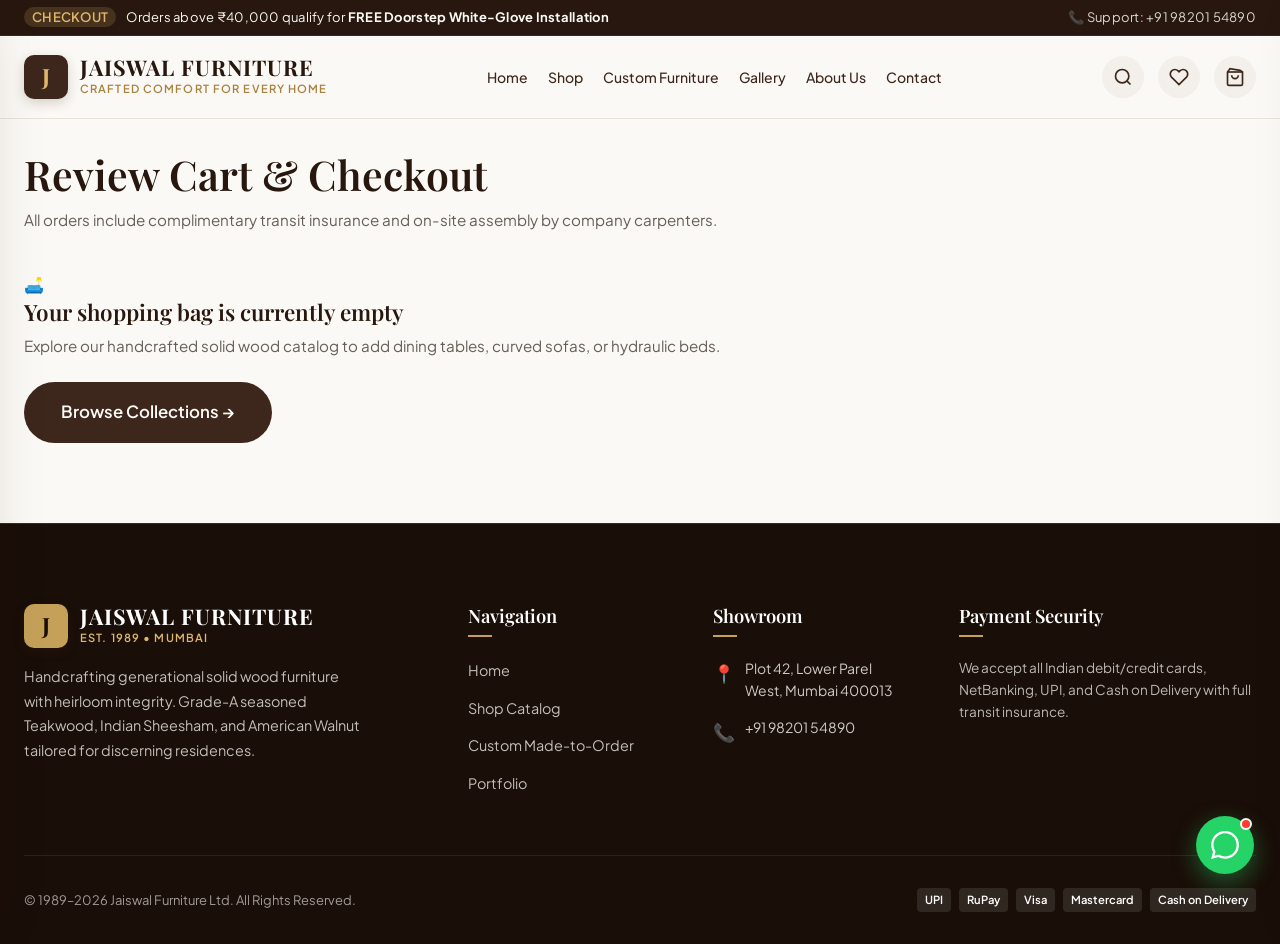
<file: jaiswal-furniture/cart.html>
<!DOCTYPE html>
<html lang="en">
<head>
  <meta charset="UTF-8">
  <meta name="viewport" content="width=device-width, initial-scale=1.0">
  <title>Shopping Cart & Checkout | Jaiswal Furniture</title>
  <meta name="description" content="Review your solid wood furniture selections, enter delivery address, apply coupon codes, and choose secure payment methods.">
  
  <link rel="stylesheet" href="css/style.css">
  <link rel="stylesheet" href="css/custom.css">
</head>
<body>

  <!-- Top Announcement Bar -->
  <div class="jf-topbar">
    <div class="jf-container jf-topbar-inner">
      <div class="jf-topbar-msg">
        <span class="jf-topbar-pill">CHECKOUT</span>
        Orders above ₹40,000 qualify for <strong>FREE Doorstep White-Glove Installation</strong>
      </div>
      <div class="jf-topbar-links">
        <a href="tel:+919820154890" class="jf-topbar-link">📞 Support: +91 98201 54890</a>
      </div>
    </div>
  </div>

  <!-- Header -->
  <header class="jf-header">
    <div class="jf-container jf-navbar">
      <a href="index.html" class="jf-brand" aria-label="Jaiswal Furniture Home">
        <div class="jf-brand-emblem">J</div>
        <div class="jf-brand-text">
          <span class="jf-brand-title">Jaiswal Furniture</span>
          <span class="jf-brand-tagline">Crafted Comfort for Every Home</span>
        </div>
      </a>

      <nav class="jf-nav-menu" aria-label="Main Navigation">
        <a href="index.html" class="jf-nav-link">Home</a>
        <a href="shop.html" class="jf-nav-link">Shop</a>
        <a href="custom-furniture.html" class="jf-nav-link">Custom Furniture</a>
        <a href="gallery.html" class="jf-nav-link">Gallery</a>
        <a href="about.html" class="jf-nav-link">About Us</a>
        <a href="contact.html" class="jf-nav-link">Contact</a>
      </nav>

      <div class="jf-header-actions">
        <button class="jf-action-btn js-open-search" aria-label="Search catalog" title="Search">
          <svg width="20" height="20" viewBox="0 0 24 24" fill="none" stroke="currentColor" stroke-width="2">
            <circle cx="11" cy="11" r="8"></circle><line x1="21" y1="21" x2="16.65" y2="16.65"></line>
          </svg>
        </button>

        <a href="shop.html" class="jf-action-btn" aria-label="Wishlist" title="Wishlist">
          <svg width="20" height="20" viewBox="0 0 24 24" fill="none" stroke="currentColor" stroke-width="2">
            <path d="M20.84 4.61a5.5 5.5 0 0 0-7.78 0L12 5.67l-1.06-1.06a5.5 5.5 0 0 0-7.78 7.78l1.06 1.06L12 21.23l7.78-7.78 1.06-1.06a5.5 5.5 0 0 0 0-7.78z"></path>
          </svg>
          <span class="jf-badge-count js-wishlist-count" style="display: none;">0</span>
        </a>

        <button class="jf-action-btn js-open-cart" aria-label="Open Cart" title="Cart">
          <svg width="20" height="20" viewBox="0 0 24 24" fill="none" stroke="currentColor" stroke-width="2">
            <path d="M6 2L3 6v14a2 2 0 0 0 2 2h14a2 2 0 0 0 2-2V6l-3-2z"></path>
            <line x1="3" y1="6" x2="21" y2="6"></line>
            <path d="M16 10a4 4 0 0 1-8 0"></path>
          </svg>
          <span class="jf-badge-count js-cart-count" style="display: none;">0</span>
        </button>

        <button class="jf-mobile-toggle" aria-label="Toggle navigation menu" aria-expanded="false">
          <svg width="24" height="24" viewBox="0 0 24 24" fill="none" stroke="currentColor" stroke-width="2">
            <line x1="3" y1="12" x2="21" y2="12"></line>
            <line x1="3" y1="6" x2="21" y2="6"></line>
            <line x1="3" y1="18" x2="21" y2="18"></line>
          </svg>
        </button>
      </div>
    </div>
  </header>

  <!-- Mobile Drawer -->
  <div class="jf-mobile-overlay"></div>
  <aside class="jf-mobile-nav" aria-label="Mobile Navigation">
    <div style="display: flex; justify-content: space-between; align-items: center;">
      <div class="jf-brand">
        <div class="jf-brand-emblem">J</div>
        <span class="jf-brand-title" style="font-size: 1.15rem;">Jaiswal</span>
      </div>
      <button class="jf-icon-btn" onclick="document.querySelector('.jf-mobile-toggle').click();">&times;</button>
    </div>
    <nav class="jf-mobile-menu">
      <a href="index.html" class="jf-mobile-nav-link">Home</a>
      <a href="shop.html" class="jf-mobile-nav-link">Shop Catalog</a>
      <a href="custom-furniture.html" class="jf-mobile-nav-link">Custom Furniture</a>
      <a href="gallery.html" class="jf-mobile-nav-link">Our Work Gallery</a>
      <a href="about.html" class="jf-mobile-nav-link">About Us</a>
      <a href="contact.html" class="jf-mobile-nav-link">Contact & Showrooms</a>
      <a href="cart.html" class="jf-mobile-nav-link is-current">Shopping Cart & Checkout</a>
    </nav>
  </aside>

  <main id="main-content">
    <div class="jf-container" style="padding-top: 30px;">
      <h1 style="font-size: clamp(2rem, 3.2vw, 2.6rem); color: var(--color-walnut-900); margin-bottom: 8px;">
        Review Cart & Checkout
      </h1>
      <p style="color: var(--color-text-muted); font-size: 0.95rem; margin-bottom: 30px;">
        All orders include complimentary transit insurance and on-site assembly by company carpenters.
      </p>

      <!-- Empty State View -->
      <div id="jf-cart-empty-state" class="jf-shop-empty" style="display: none; margin: 40px 0 80px;">
        <div class="jf-shop-empty-icon">🛋️</div>
        <h3 style="font-size: 1.4rem; margin-bottom: 8px;">Your shopping bag is currently empty</h3>
        <p style="color: var(--color-text-muted); font-size: 0.95rem; margin-bottom: 24px;">
          Explore our handcrafted solid wood catalog to add dining tables, curved sofas, or hydraulic beds.
        </p>
        <a href="shop.html" class="jf-btn jf-btn-primary jf-btn-lg">Browse Collections →</a>
      </div>

      <!-- Main Two-Column Layout -->
      <div id="jf-cart-layout" class="jf-checkout-layout">
        <!-- Left: Steps (Items -> Address -> Payment) -->
        <div>
          <!-- Step 1: Items List -->
          <div class="jf-checkout-box">
            <h3 class="jf-checkout-step-title">
              <span class="jf-step-num">1</span>
              <span>Selected Furniture Pieces</span>
            </h3>

            <div id="jf-full-cart-items">
              <!-- Rendered dynamically by checkout.js -->
            </div>
          </div>

          <!-- Step 2: Shipping Address -->
          <div class="jf-checkout-box" id="jf-step-address">
            <h3 class="jf-checkout-step-title">
              <span class="jf-step-num">2</span>
              <span>Delivery Address & Contact</span>
            </h3>

            <div class="jf-form-row">
              <div class="jf-form-group">
                <label class="jf-form-label" for="jf-ship-name">Recipient Full Name *</label>
                <input type="text" id="jf-ship-name" class="jf-form-input" placeholder="e.g. Vikram Malhotra" value="Vikram Malhotra" required>
              </div>

              <div class="jf-form-group">
                <label class="jf-form-label" for="jf-ship-phone">Contact Mobile Number *</label>
                <input type="tel" id="jf-ship-phone" class="jf-form-input" placeholder="e.g. +91 98200 55443" value="+91 98200 55443" required>
              </div>
            </div>

            <div class="jf-form-group">
              <label class="jf-form-label" for="jf-ship-address">Street Address, Apartment / Villa Details *</label>
              <textarea id="jf-ship-address" class="jf-form-textarea" rows="2" placeholder="Building name, flat number, street..." required>Flat 1402, Imperial Towers, Tardeo, Mumbai 400034</textarea>
            </div>

            <div class="jf-form-row">
              <div class="jf-form-group">
                <label class="jf-form-label" for="jf-ship-city">City / State *</label>
                <input type="text" id="jf-ship-city" class="jf-form-input" value="Mumbai, Maharashtra" required>
              </div>

              <div class="jf-form-group">
                <label class="jf-form-label" for="jf-ship-pin">Pincode *</label>
                <input type="text" id="jf-ship-pin" class="jf-form-input" value="400034" required>
              </div>
            </div>

            <button type="button" id="jf-goto-payment-btn" class="jf-btn jf-btn-outline jf-btn-sm" style="margin-top: 10px;">
              Save & Proceed to Payment Selection ↓
            </button>
          </div>

          <!-- Step 3: Payment Options -->
          <div class="jf-checkout-box" id="jf-step-payment">
            <h3 class="jf-checkout-step-title">
              <span class="jf-step-num">3</span>
              <span>Payment Method</span>
            </h3>

            <div class="jf-payment-methods">
              <!-- Option 1: Cash on Delivery -->
              <label class="jf-payment-option is-selected">
                <div class="jf-payment-option-left">
                  <input type="radio" name="jf_payment_method" value="cod" checked>
                  <div>
                    <strong style="font-size: 0.95rem; display: block;">Cash on Delivery (Pay upon Assembly)</strong>
                    <span style="font-size: 0.8rem; color: var(--color-text-muted);">Inspect the timber craftsmanship and joinery before paying the technician.</span>
                  </div>
                </div>
                <span>💵</span>
              </label>

              <!-- Option 2: UPI / QR Code -->
              <label class="jf-payment-option">
                <div class="jf-payment-option-left">
                  <input type="radio" name="jf_payment_method" value="upi">
                  <div>
                    <strong style="font-size: 0.95rem; display: block;">Instant UPI / QR Code (Google Pay, PhonePe, Paytm)</strong>
                    <span style="font-size: 0.8rem; color: var(--color-text-muted);">Scan dynamic QR code on delivery screen with instant confirmation.</span>
                  </div>
                </div>
                <span>📱</span>
              </label>

              <!-- UPI Simulation Box -->
              <div id="jf-upi-box" class="jf-upi-qr-card" style="display: none;">
                <span class="jf-badge">Simulated Instant UPI</span>
                <p style="font-size: 0.85rem; margin-top: 8px;">Scan with Google Pay, PhonePe, or BHIM app:</p>
                <div class="jf-qr-code-img">
                  <!-- Simulated stylized QR representation -->
                  <svg width="160" height="160" viewBox="0 0 24 24" fill="none" stroke="#27170E" stroke-width="1.5">
                    <rect x="2" y="2" width="8" height="8" rx="1"/>
                    <rect x="14" y="2" width="8" height="8" rx="1"/>
                    <rect x="2" y="14" width="8" height="8" rx="1"/>
                    <rect x="5" y="5" width="2" height="2" fill="#27170E"/>
                    <rect x="17" y="5" width="2" height="2" fill="#27170E"/>
                    <rect x="5" y="17" width="2" height="2" fill="#27170E"/>
                    <line x1="14" y1="14" x2="18" y2="14"/>
                    <line x1="14" y1="18" x2="14" y2="22"/>
                    <line x1="18" y1="18" x2="22" y2="18"/>
                    <line x1="22" y1="14" x2="22" y2="22"/>
                  </svg>
                </div>
                <strong style="font-size: 0.9rem; color: var(--color-walnut-900);">UPI VPA: pay@jaiswalfurniture</strong>
              </div>

              <!-- Option 3: Credit/Debit Card -->
              <label class="jf-payment-option">
                <div class="jf-payment-option-left">
                  <input type="radio" name="jf_payment_method" value="card">
                  <div>
                    <strong style="font-size: 0.95rem; display: block;">Credit / Debit Card / Net Banking</strong>
                    <span style="font-size: 0.8rem; color: var(--color-text-muted);">Visa, MasterCard, RuPay with zero surcharge.</span>
                  </div>
                </div>
                <span>💳</span>
              </label>
            </div>
          </div>
        </div>

        <!-- Right Column: Order Summary Card -->
        <aside>
          <div class="jf-checkout-box" style="position: sticky; top: 100px;">
            <h3 style="font-size: 1.3rem; font-family: var(--font-serif); margin-bottom: 18px;">Order Summary</h3>

            <!-- Coupon Form -->
            <form id="jf-coupon-form" class="jf-coupon-card">
              <input type="text" id="jf-coupon-input" class="jf-form-input" placeholder="Coupon Code (e.g. JAISWAL10)" style="text-transform: uppercase;">
              <button type="submit" class="jf-btn jf-btn-gold" style="white-space: nowrap; padding: 10px 18px;">Apply</button>
            </form>
            <span style="font-size: 0.75rem; color: var(--color-gold-600); display: block; margin-top: -10px; margin-bottom: 18px;">
              💡 Use promo code <strong>JAISWAL10</strong> for 10% festive discount!
            </span>

            <div style="display: flex; flex-direction: column; gap: 12px; font-size: 0.9rem; padding: 16px 0; border-top: 1px solid var(--color-border); border-bottom: 1px solid var(--color-border);">
              <div style="display: flex; justify-content: space-between;">
                <span>Cart Subtotal</span>
                <span id="jf-cart-subtotal" style="font-weight: 600;">₹0</span>
              </div>

              <div id="jf-cart-discount-row" style="display: none; justify-content: space-between; color: #2e7d32; font-weight: 600;">
                <span>Festive Discount</span>
                <span id="jf-cart-discount-amt">- ₹0</span>
              </div>

              <div style="display: flex; justify-content: space-between;">
                <span>White-Glove Delivery & Assembly</span>
                <span id="jf-cart-shipping">₹0</span>
              </div>

              <div style="display: flex; justify-content: space-between; color: var(--color-text-light); font-size: 0.8rem;">
                <span>GST (18% Included)</span>
                <span>Calculated</span>
              </div>
            </div>

            <div style="display: flex; justify-content: space-between; align-items: baseline; margin: 20px 0 24px;">
              <span style="font-size: 1.1rem; font-weight: 700; color: var(--color-walnut-900);">Grand Total</span>
              <span id="jf-cart-grand-total" style="font-size: 1.8rem; font-weight: 700; color: var(--color-walnut-900); font-family: var(--font-serif);">₹0</span>
            </div>

            <button type="button" id="jf-place-order-btn" class="jf-btn jf-btn-primary jf-btn-lg jf-btn-block">
              Place Order & Generate Invoice
              <svg width="20" height="20" viewBox="0 0 24 24" fill="none" stroke="currentColor" stroke-width="2">
                <path d="M5 12h14M12 5l7 7-7 7"/>
              </svg>
            </button>

            <div class="jf-drawer-perks" style="margin-top: 24px;">
              <span>🛡️ 10-Yr Warranty</span>
              <span>🪵 100% Solid Hardwood</span>
              <span>🔒 256-Bit SSL</span>
            </div>
          </div>
        </aside>
      </div>
    </div>
  </main>

  <!-- Global Footer -->
  <footer class="jf-footer">
    <div class="jf-container">
      <div class="jf-footer-grid">
        <div>
          <div class="jf-brand">
            <div class="jf-brand-emblem" style="background: var(--color-gold-500); color: var(--color-walnut-950);">J</div>
            <div class="jf-brand-text">
              <span class="jf-brand-title" style="color: #fff;">Jaiswal Furniture</span>
              <span class="jf-brand-tagline" style="color: var(--color-gold-400);">Est. 1989 • Mumbai</span>
            </div>
          </div>
          <p class="jf-footer-brand-desc">
            Handcrafting generational solid wood furniture with heirloom integrity. Grade-A seasoned Teakwood, Indian Sheesham, and American Walnut tailored for discerning residences.
          </p>
        </div>

        <div>
          <h4 class="jf-footer-col-title">Navigation</h4>
          <ul class="jf-footer-links">
            <li><a href="index.html" class="jf-footer-link">Home</a></li>
            <li><a href="shop.html" class="jf-footer-link">Shop Catalog</a></li>
            <li><a href="custom-furniture.html" class="jf-footer-link">Custom Made-to-Order</a></li>
            <li><a href="gallery.html" class="jf-footer-link">Portfolio</a></li>
          </ul>
        </div>

        <div>
          <h4 class="jf-footer-col-title">Showroom</h4>
          <div class="jf-footer-contact-list">
            <div class="jf-footer-contact-item">
              <span class="jf-footer-contact-icon">📍</span>
              <span>Plot 42, Lower Parel West, Mumbai 400013</span>
            </div>
            <div class="jf-footer-contact-item">
              <span class="jf-footer-contact-icon">📞</span>
              <span>+91 98201 54890</span>
            </div>
          </div>
        </div>

        <div>
          <h4 class="jf-footer-col-title">Payment Security</h4>
          <p style="font-size: 0.85rem; color: rgba(255,255,255,0.7); line-height: 1.6;">
            We accept all Indian debit/credit cards, NetBanking, UPI, and Cash on Delivery with full transit insurance.
          </p>
        </div>
      </div>

      <div class="jf-footer-bottom">
        <div>&copy; 1989–2026 Jaiswal Furniture Ltd. All Rights Reserved.</div>
        <div class="jf-payment-chips">
          <span class="jf-pay-chip">UPI</span>
          <span class="jf-pay-chip">RuPay</span>
          <span class="jf-pay-chip">Visa</span>
          <span class="jf-pay-chip">Mastercard</span>
          <span class="jf-pay-chip">Cash on Delivery</span>
        </div>
      </div>
    </div>
  </footer>

  <!-- Scripts -->
  <script src="js/data.js"></script>
  <script src="js/cart.js"></script>
  <script src="js/main.js"></script>
  <script src="js/checkout.js"></script>
</body>
</html>
</file>
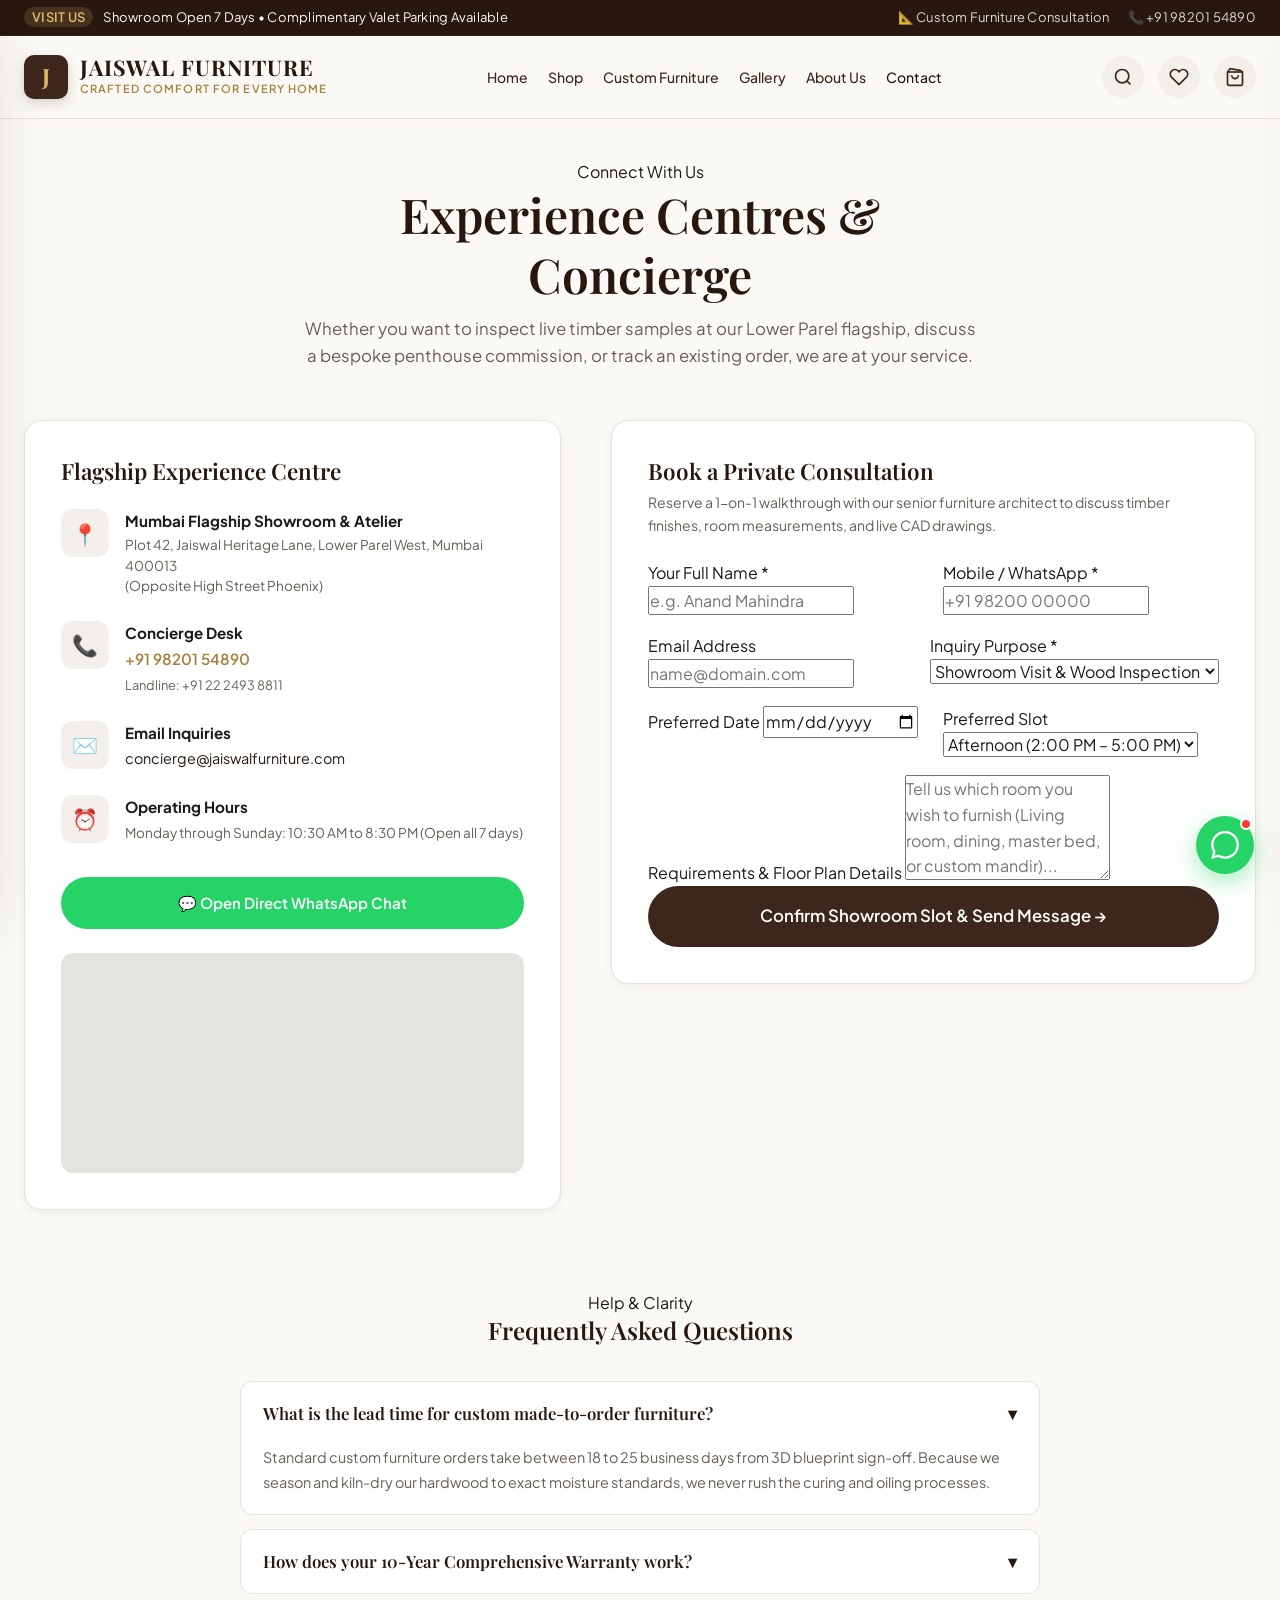
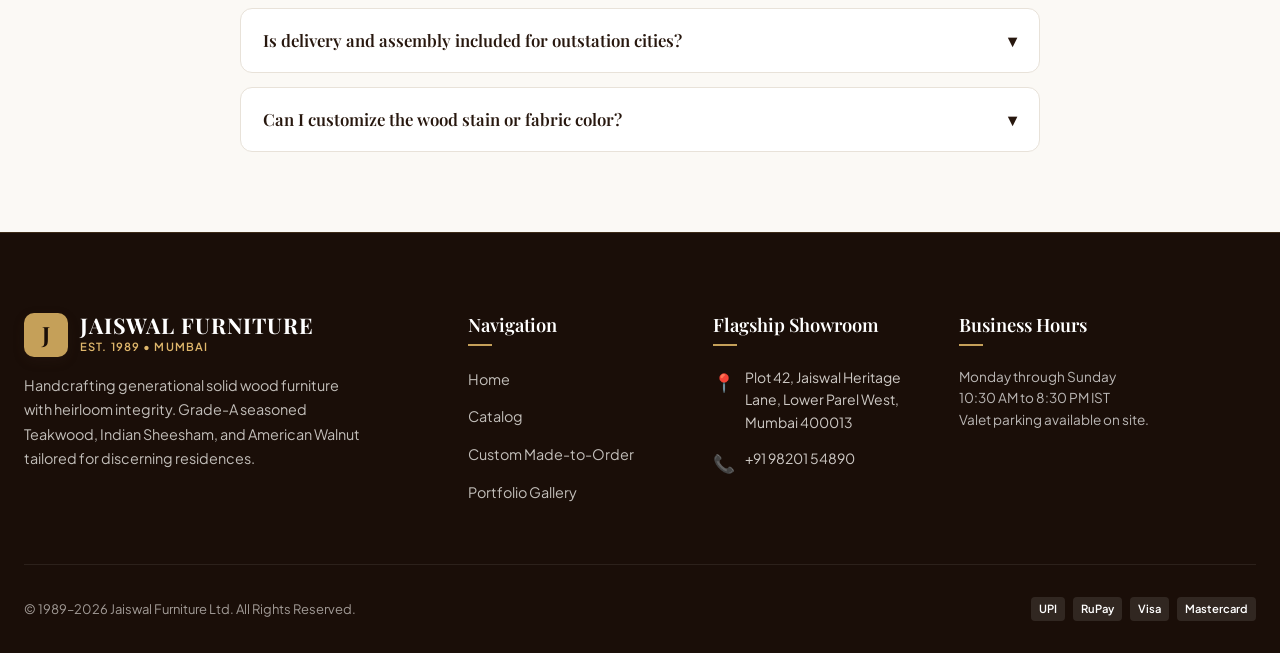
<file: jaiswal-furniture/contact.html>
<!DOCTYPE html>
<html lang="en">
<head>
  <meta charset="UTF-8">
  <meta name="viewport" content="width=device-width, initial-scale=1.0">
  <title>Contact & Experience Centres | Jaiswal Furniture</title>
  <meta name="description" content="Visit our flagship solid wood showroom in Lower Parel, Mumbai. Book a 1-on-1 interior consultation, chat via WhatsApp, or reach our concierge.">
  <meta name="keywords" content="furniture showroom lower parel, jaiswal furniture contact, interior consultation mumbai, teak furniture store">
  
  <link rel="stylesheet" href="css/style.css">
  <style>
    .jf-contact-layout {
      display: grid;
      grid-template-columns: 1fr 1.2fr;
      gap: 50px;
      margin: 50px 0 80px;
      align-items: flex-start;
    }
    .jf-info-card {
      background: var(--color-surface);
      border: 1px solid var(--color-border);
      border-radius: var(--radius-lg);
      padding: 36px;
      box-shadow: var(--shadow-sm);
    }
    .jf-contact-method {
      display: flex;
      gap: 16px;
      margin-bottom: 24px;
      align-items: flex-start;
    }
    .jf-method-icon {
      width: 48px;
      height: 48px;
      border-radius: var(--radius-md);
      background: var(--color-cream-200);
      display: flex;
      align-items: center;
      justify-content: center;
      font-size: 1.3rem;
      color: var(--color-walnut-800);
      flex-shrink: 0;
    }
    .jf-map-box {
      border-radius: var(--radius-md);
      overflow: hidden;
      margin-top: 24px;
      border: 1px solid var(--color-border);
      position: relative;
      height: 220px;
      background: #e5e3df;
    }
    /* FAQ Accordion */
    .jf-faq-item {
      background: var(--color-surface);
      border: 1px solid var(--color-border);
      border-radius: var(--radius-md);
      margin-bottom: 14px;
      overflow: hidden;
    }
    .jf-faq-btn {
      width: 100%;
      text-align: left;
      padding: 18px 22px;
      font-size: 1.05rem;
      font-family: var(--font-serif);
      font-weight: 600;
      color: var(--color-walnut-900);
      display: flex;
      justify-content: space-between;
      align-items: center;
    }
    .jf-faq-content {
      padding: 0 22px 20px;
      font-size: 0.9rem;
      color: var(--color-text-muted);
      line-height: 1.7;
      display: none;
    }
    .jf-faq-item.is-open .jf-faq-content {
      display: block;
    }
    @media (max-width: 992px) {
      .jf-contact-layout {
        grid-template-columns: 1fr;
      }
    }
  </style>
</head>
<body>

  <!-- Top Announcement Bar -->
  <div class="jf-topbar">
    <div class="jf-container jf-topbar-inner">
      <div class="jf-topbar-msg">
        <span class="jf-topbar-pill">VISIT US</span>
        Showroom Open 7 Days • Complimentary Valet Parking Available
      </div>
      <div class="jf-topbar-links">
        <a href="custom-furniture.html" class="jf-topbar-link">📐 Custom Furniture Consultation</a>
        <a href="tel:+919820154890" class="jf-topbar-link">📞 +91 98201 54890</a>
      </div>
    </div>
  </div>

  <!-- Header -->
  <header class="jf-header">
    <div class="jf-container jf-navbar">
      <a href="index.html" class="jf-brand" aria-label="Jaiswal Furniture Home">
        <div class="jf-brand-emblem">J</div>
        <div class="jf-brand-text">
          <span class="jf-brand-title">Jaiswal Furniture</span>
          <span class="jf-brand-tagline">Crafted Comfort for Every Home</span>
        </div>
      </a>

      <nav class="jf-nav-menu" aria-label="Main Navigation">
        <a href="index.html" class="jf-nav-link">Home</a>
        <a href="shop.html" class="jf-nav-link">Shop</a>
        <a href="custom-furniture.html" class="jf-nav-link">Custom Furniture</a>
        <a href="gallery.html" class="jf-nav-link">Gallery</a>
        <a href="about.html" class="jf-nav-link">About Us</a>
        <a href="contact.html" class="jf-nav-link is-current">Contact</a>
      </nav>

      <div class="jf-header-actions">
        <button class="jf-action-btn js-open-search" aria-label="Search catalog" title="Search">
          <svg width="20" height="20" viewBox="0 0 24 24" fill="none" stroke="currentColor" stroke-width="2">
            <circle cx="11" cy="11" r="8"></circle><line x1="21" y1="21" x2="16.65" y2="16.65"></line>
          </svg>
        </button>

        <a href="shop.html" class="jf-action-btn" aria-label="Wishlist" title="Wishlist">
          <svg width="20" height="20" viewBox="0 0 24 24" fill="none" stroke="currentColor" stroke-width="2">
            <path d="M20.84 4.61a5.5 5.5 0 0 0-7.78 0L12 5.67l-1.06-1.06a5.5 5.5 0 0 0-7.78 7.78l1.06 1.06L12 21.23l7.78-7.78 1.06-1.06a5.5 5.5 0 0 0 0-7.78z"></path>
          </svg>
          <span class="jf-badge-count js-wishlist-count" style="display: none;">0</span>
        </a>

        <button class="jf-action-btn js-open-cart" aria-label="Open Cart" title="Cart">
          <svg width="20" height="20" viewBox="0 0 24 24" fill="none" stroke="currentColor" stroke-width="2">
            <path d="M6 2L3 6v14a2 2 0 0 0 2 2h14a2 2 0 0 0 2-2V6l-3-2z"></path>
            <line x1="3" y1="6" x2="21" y2="6"></line>
            <path d="M16 10a4 4 0 0 1-8 0"></path>
          </svg>
          <span class="jf-badge-count js-cart-count" style="display: none;">0</span>
        </button>

        <button class="jf-mobile-toggle" aria-label="Toggle navigation menu" aria-expanded="false">
          <svg width="24" height="24" viewBox="0 0 24 24" fill="none" stroke="currentColor" stroke-width="2">
            <line x1="3" y1="12" x2="21" y2="12"></line>
            <line x1="3" y1="6" x2="21" y2="6"></line>
            <line x1="3" y1="18" x2="21" y2="18"></line>
          </svg>
        </button>
      </div>
    </div>
  </header>

  <!-- Mobile Drawer -->
  <div class="jf-mobile-overlay"></div>
  <aside class="jf-mobile-nav" aria-label="Mobile Navigation">
    <div style="display: flex; justify-content: space-between; align-items: center;">
      <div class="jf-brand">
        <div class="jf-brand-emblem">J</div>
        <span class="jf-brand-title" style="font-size: 1.15rem;">Jaiswal</span>
      </div>
      <button class="jf-icon-btn" onclick="document.querySelector('.jf-mobile-toggle').click();">&times;</button>
    </div>
    <nav class="jf-mobile-menu">
      <a href="index.html" class="jf-mobile-nav-link">Home</a>
      <a href="shop.html" class="jf-mobile-nav-link">Shop Catalog</a>
      <a href="custom-furniture.html" class="jf-mobile-nav-link">Custom Furniture</a>
      <a href="gallery.html" class="jf-mobile-nav-link">Our Work Gallery</a>
      <a href="about.html" class="jf-mobile-nav-link">About Us</a>
      <a href="contact.html" class="jf-mobile-nav-link is-current">Contact & Showrooms</a>
      <a href="cart.html" class="jf-mobile-nav-link">Shopping Cart & Checkout</a>
    </nav>
  </aside>

  <main id="main-content">
    <div class="jf-container" style="padding-top: 40px;">
      <div style="text-align: center; max-width: 680px; margin: 0 auto;">
        <span class="jf-section-eyebrow">Connect With Us</span>
        <h1 style="font-size: clamp(2.2rem, 3.8vw, 3rem); color: var(--color-walnut-900); margin-bottom: 12px;">
          Experience Centres & Concierge
        </h1>
        <p style="color: var(--color-text-muted); font-size: 1.05rem; line-height: 1.6;">
          Whether you want to inspect live timber samples at our Lower Parel flagship, discuss a bespoke penthouse commission, or track an existing order, we are at your service.
        </p>
      </div>

      <div class="jf-contact-layout">
        <!-- Left: Showroom Info & Map -->
        <div class="jf-info-card">
          <h3 style="font-size: 1.4rem; font-family: var(--font-serif); margin-bottom: 24px;">Flagship Experience Centre</h3>

          <div class="jf-contact-method">
            <div class="jf-method-icon">📍</div>
            <div>
              <strong style="font-size: 0.95rem; display: block;">Mumbai Flagship Showroom & Atelier</strong>
              <span style="font-size: 0.85rem; color: var(--color-text-muted); line-height: 1.5; display: block; margin-top: 2px;">
                Plot 42, Jaiswal Heritage Lane, Lower Parel West, Mumbai 400013<br>
                (Opposite High Street Phoenix)
              </span>
            </div>
          </div>

          <div class="jf-contact-method">
            <div class="jf-method-icon">📞</div>
            <div>
              <strong style="font-size: 0.95rem; display: block;">Concierge Desk</strong>
              <a href="tel:+919820154890" style="font-size: 0.95rem; color: var(--color-gold-600); font-weight: 600; display: block; margin-top: 2px;">+91 98201 54890</a>
              <span style="font-size: 0.8rem; color: var(--color-text-muted);">Landline: +91 22 2493 8811</span>
            </div>
          </div>

          <div class="jf-contact-method">
            <div class="jf-method-icon">✉️</div>
            <div>
              <strong style="font-size: 0.95rem; display: block;">Email Inquiries</strong>
              <a href="mailto:concierge@jaiswalfurniture.com" style="font-size: 0.9rem; color: var(--color-walnut-900);">concierge@jaiswalfurniture.com</a>
            </div>
          </div>

          <div class="jf-contact-method">
            <div class="jf-method-icon">⏰</div>
            <div>
              <strong style="font-size: 0.95rem; display: block;">Operating Hours</strong>
              <span style="font-size: 0.85rem; color: var(--color-text-muted);">Monday through Sunday: 10:30 AM to 8:30 PM (Open all 7 days)</span>
            </div>
          </div>

          <!-- Direct WhatsApp Button -->
          <a href="https://wa.me/919820154890?text=Hello%20Jaiswal%20Furniture!%20I%20would%20like%20to%20plan%20a%20showroom%20visit." target="_blank" rel="noopener noreferrer" class="jf-btn jf-btn-block" style="background: #25D366; color: #fff; margin-top: 8px;">
            💬 Open Direct WhatsApp Chat
          </a>

          <!-- Interactive Map Container -->
          <div class="jf-map-box">
            <iframe 
              title="Jaiswal Furniture Showroom Location"
              src="https://maps.google.com/maps?q=Lower%20Parel%2C%20Mumbai&t=&z=14&ie=UTF8&iwloc=&output=embed" 
              width="100%" 
              height="100%" 
              style="border:0;" 
              allowfullscreen="" 
              loading="lazy">
            </iframe>
          </div>
        </div>

        <!-- Right: Consultation Booking Form -->
        <div style="background: var(--color-surface); border: 1px solid var(--color-border); border-radius: var(--radius-lg); padding: 36px; box-shadow: var(--shadow-sm);">
          <h3 style="font-size: 1.4rem; font-family: var(--font-serif); margin-bottom: 6px;">Book a Private Consultation</h3>
          <p style="font-size: 0.875rem; color: var(--color-text-muted); margin-bottom: 24px;">
            Reserve a 1-on-1 walkthrough with our senior furniture architect to discuss timber finishes, room measurements, and live CAD drawings.
          </p>

          <form id="jf-contact-form">
            <div style="display: grid; grid-template-columns: 1fr 1fr; gap: 18px; margin-bottom: 18px;">
              <div class="jf-form-group" style="margin-bottom: 0;">
                <label class="jf-form-label" for="jf-contact-name">Your Full Name *</label>
                <input type="text" id="jf-contact-name" class="jf-form-input" placeholder="e.g. Anand Mahindra" required>
              </div>

              <div class="jf-form-group" style="margin-bottom: 0;">
                <label class="jf-form-label" for="jf-contact-phone">Mobile / WhatsApp *</label>
                <input type="tel" id="jf-contact-phone" class="jf-form-input" placeholder="+91 98200 00000" required>
              </div>
            </div>

            <div style="display: grid; grid-template-columns: 1fr 1fr; gap: 18px; margin-bottom: 18px;">
              <div class="jf-form-group" style="margin-bottom: 0;">
                <label class="jf-form-label" for="jf-contact-email">Email Address</label>
                <input type="email" id="jf-contact-email" class="jf-form-input" placeholder="name@domain.com">
              </div>

              <div class="jf-form-group" style="margin-bottom: 0;">
                <label class="jf-form-label" for="jf-contact-service">Inquiry Purpose *</label>
                <select id="jf-contact-service" class="jf-form-select">
                  <option value="showroom_visit">Showroom Visit & Wood Inspection</option>
                  <option value="custom_project">Full Home Custom Furniture Project</option>
                  <option value="architect">Architect / Interior Designer Tie-up</option>
                  <option value="existing_order">Existing Order Status & Delivery</option>
                </select>
              </div>
            </div>

            <div style="display: grid; grid-template-columns: 1fr 1fr; gap: 18px; margin-bottom: 18px;">
              <div class="jf-form-group" style="margin-bottom: 0;">
                <label class="jf-form-label" for="jf-contact-date">Preferred Date</label>
                <input type="date" id="jf-contact-date" class="jf-form-input">
              </div>

              <div class="jf-form-group" style="margin-bottom: 0;">
                <label class="jf-form-label" for="jf-contact-time">Preferred Slot</label>
                <select id="jf-contact-time" class="jf-form-select">
                  <option>Morning (11:00 AM – 1:00 PM)</option>
                  <option selected>Afternoon (2:00 PM – 5:00 PM)</option>
                  <option>Evening (5:00 PM – 8:00 PM)</option>
                </select>
              </div>
            </div>

            <div class="jf-form-group">
              <label class="jf-form-label" for="jf-contact-message">Requirements & Floor Plan Details</label>
              <textarea id="jf-contact-message" class="jf-form-textarea" rows="4" placeholder="Tell us which room you wish to furnish (Living room, dining, master bed, or custom mandir)..."></textarea>
            </div>

            <button type="submit" class="jf-btn jf-btn-primary jf-btn-lg jf-btn-block">
              Confirm Showroom Slot & Send Message →
            </button>
          </form>
        </div>
      </div>

      <!-- FAQ Section -->
      <section id="faq" style="margin: 60px 0 80px;">
        <div style="text-align: center; max-width: 600px; margin: 0 auto 36px;">
          <span class="jf-section-eyebrow">Help & Clarity</span>
          <h2 class="jf-section-title">Frequently Asked Questions</h2>
        </div>

        <div style="max-width: 800px; margin: 0 auto;">
          <div class="jf-faq-item is-open">
            <button class="jf-faq-btn" onclick="this.parentElement.classList.toggle('is-open')">
              <span>What is the lead time for custom made-to-order furniture?</span>
              <span>▾</span>
            </button>
            <div class="jf-faq-content">
              Standard custom furniture orders take between 18 to 25 business days from 3D blueprint sign-off. Because we season and kiln-dry our hardwood to exact moisture standards, we never rush the curing and oiling processes.
            </div>
          </div>

          <div class="jf-faq-item">
            <button class="jf-faq-btn" onclick="this.parentElement.classList.toggle('is-open')">
              <span>How does your 10-Year Comprehensive Warranty work?</span>
              <span>▾</span>
            </button>
            <div class="jf-faq-content">
              Our 10-year warranty protects your purchase against any internal borer or termite attack, warping, and joint delamination. In the rare event of a structural defect, our company technicians inspect and repair or replace the unit free of charge.
            </div>
          </div>

          <div class="jf-faq-item">
            <button class="jf-faq-btn" onclick="this.parentElement.classList.toggle('is-open')">
              <span>Is delivery and assembly included for outstation cities?</span>
              <span>▾</span>
            </button>
            <div class="jf-faq-content">
              Yes! For all orders above ₹40,000, white-glove doorstep delivery and carpenter assembly is completely free across all tier-1 and tier-2 Indian pin codes. Our logistics team handles transit insurance and full packaging disposal.
            </div>
          </div>

          <div class="jf-faq-item">
            <button class="jf-faq-btn" onclick="this.parentElement.classList.toggle('is-open')">
              <span>Can I customize the wood stain or fabric color?</span>
              <span>▾</span>
            </button>
            <div class="jf-faq-content">
              Absolutely. We provide timber samples and fabric swatch books (bouclé, velvet, pure linen, and vegan leatherette) in over 50 shades. You can match the exact stain to your existing home flooring or cabinetry.
            </div>
          </div>
        </div>
      </section>
    </div>
  </main>

  <!-- Global Footer -->
  <footer class="jf-footer">
    <div class="jf-container">
      <div class="jf-footer-grid">
        <div>
          <div class="jf-brand">
            <div class="jf-brand-emblem" style="background: var(--color-gold-500); color: var(--color-walnut-950);">J</div>
            <div class="jf-brand-text">
              <span class="jf-brand-title" style="color: #fff;">Jaiswal Furniture</span>
              <span class="jf-brand-tagline" style="color: var(--color-gold-400);">Est. 1989 • Mumbai</span>
            </div>
          </div>
          <p class="jf-footer-brand-desc">
            Handcrafting generational solid wood furniture with heirloom integrity. Grade-A seasoned Teakwood, Indian Sheesham, and American Walnut tailored for discerning residences.
          </p>
        </div>

        <div>
          <h4 class="jf-footer-col-title">Navigation</h4>
          <ul class="jf-footer-links">
            <li><a href="index.html" class="jf-footer-link">Home</a></li>
            <li><a href="shop.html" class="jf-footer-link">Catalog</a></li>
            <li><a href="custom-furniture.html" class="jf-footer-link">Custom Made-to-Order</a></li>
            <li><a href="gallery.html" class="jf-footer-link">Portfolio Gallery</a></li>
          </ul>
        </div>

        <div>
          <h4 class="jf-footer-col-title">Flagship Showroom</h4>
          <div class="jf-footer-contact-list">
            <div class="jf-footer-contact-item">
              <span class="jf-footer-contact-icon">📍</span>
              <span>Plot 42, Jaiswal Heritage Lane, Lower Parel West, Mumbai 400013</span>
            </div>
            <div class="jf-footer-contact-item">
              <span class="jf-footer-contact-icon">📞</span>
              <span>+91 98201 54890</span>
            </div>
          </div>
        </div>

        <div>
          <h4 class="jf-footer-col-title">Business Hours</h4>
          <p style="font-size: 0.85rem; color: rgba(255,255,255,0.7); line-height: 1.6;">
            Monday through Sunday<br>
            10:30 AM to 8:30 PM IST<br>
            Valet parking available on site.
          </p>
        </div>
      </div>

      <div class="jf-footer-bottom">
        <div>&copy; 1989–2026 Jaiswal Furniture Ltd. All Rights Reserved.</div>
        <div class="jf-payment-chips">
          <span class="jf-pay-chip">UPI</span>
          <span class="jf-pay-chip">RuPay</span>
          <span class="jf-pay-chip">Visa</span>
          <span class="jf-pay-chip">Mastercard</span>
        </div>
      </div>
    </div>
  </footer>

  <!-- Scripts -->
  <script src="js/data.js"></script>
  <script src="js/cart.js"></script>
  <script src="js/main.js"></script>
  <script>
    document.addEventListener("DOMContentLoaded", () => {
      const form = document.getElementById("jf-contact-form");
      if (form) {
        form.addEventListener("submit", (e) => {
          e.preventDefault();
          const name = document.getElementById("jf-contact-name").value.trim();
          const phone = document.getElementById("jf-contact-phone").value.trim();
          
          if (window.JF_Cart) {
            window.JF_Cart.showToast(
              "Consultation Confirmed! 🏛️",
              `Thank you ${name}. Our concierge will WhatsApp you at ${phone} to confirm your showroom slot.`,
              "success"
            );
          }
          form.reset();
        });
      }
    });
  </script>
</body>
</html>
</file>
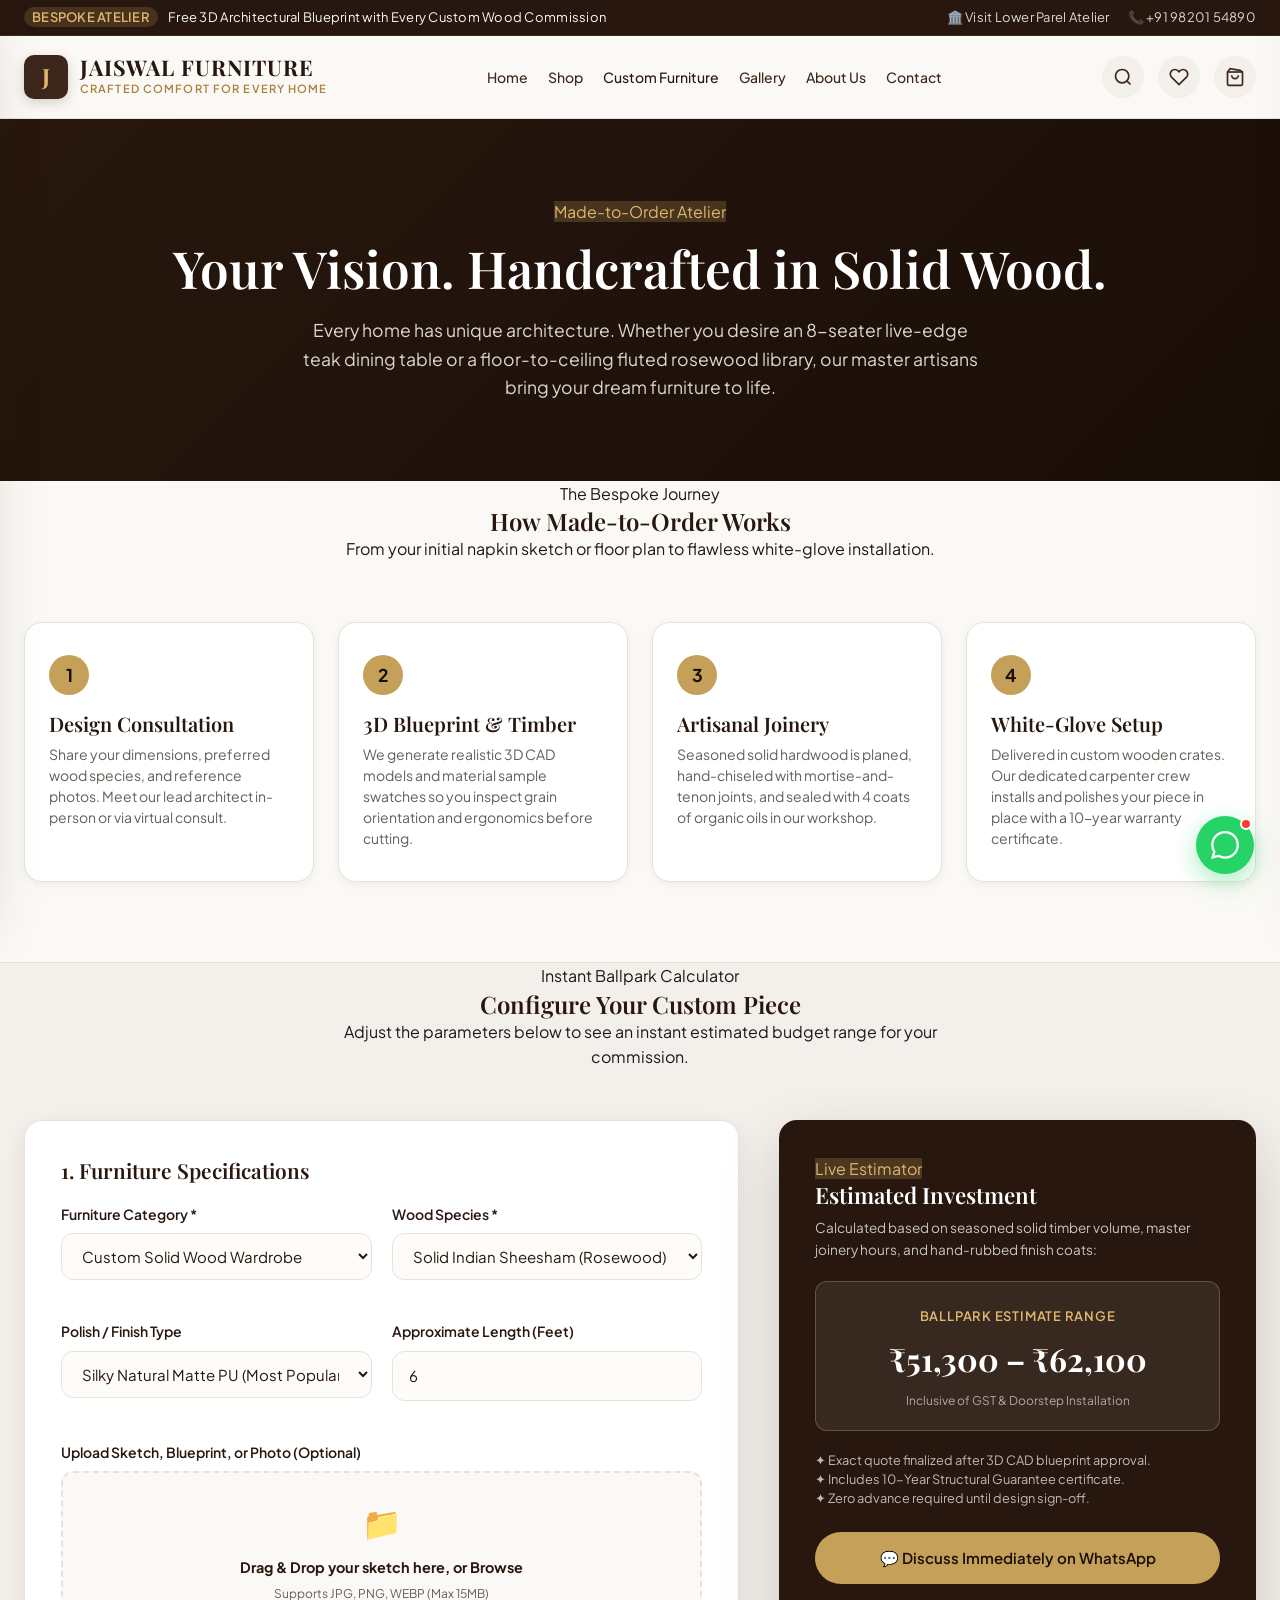
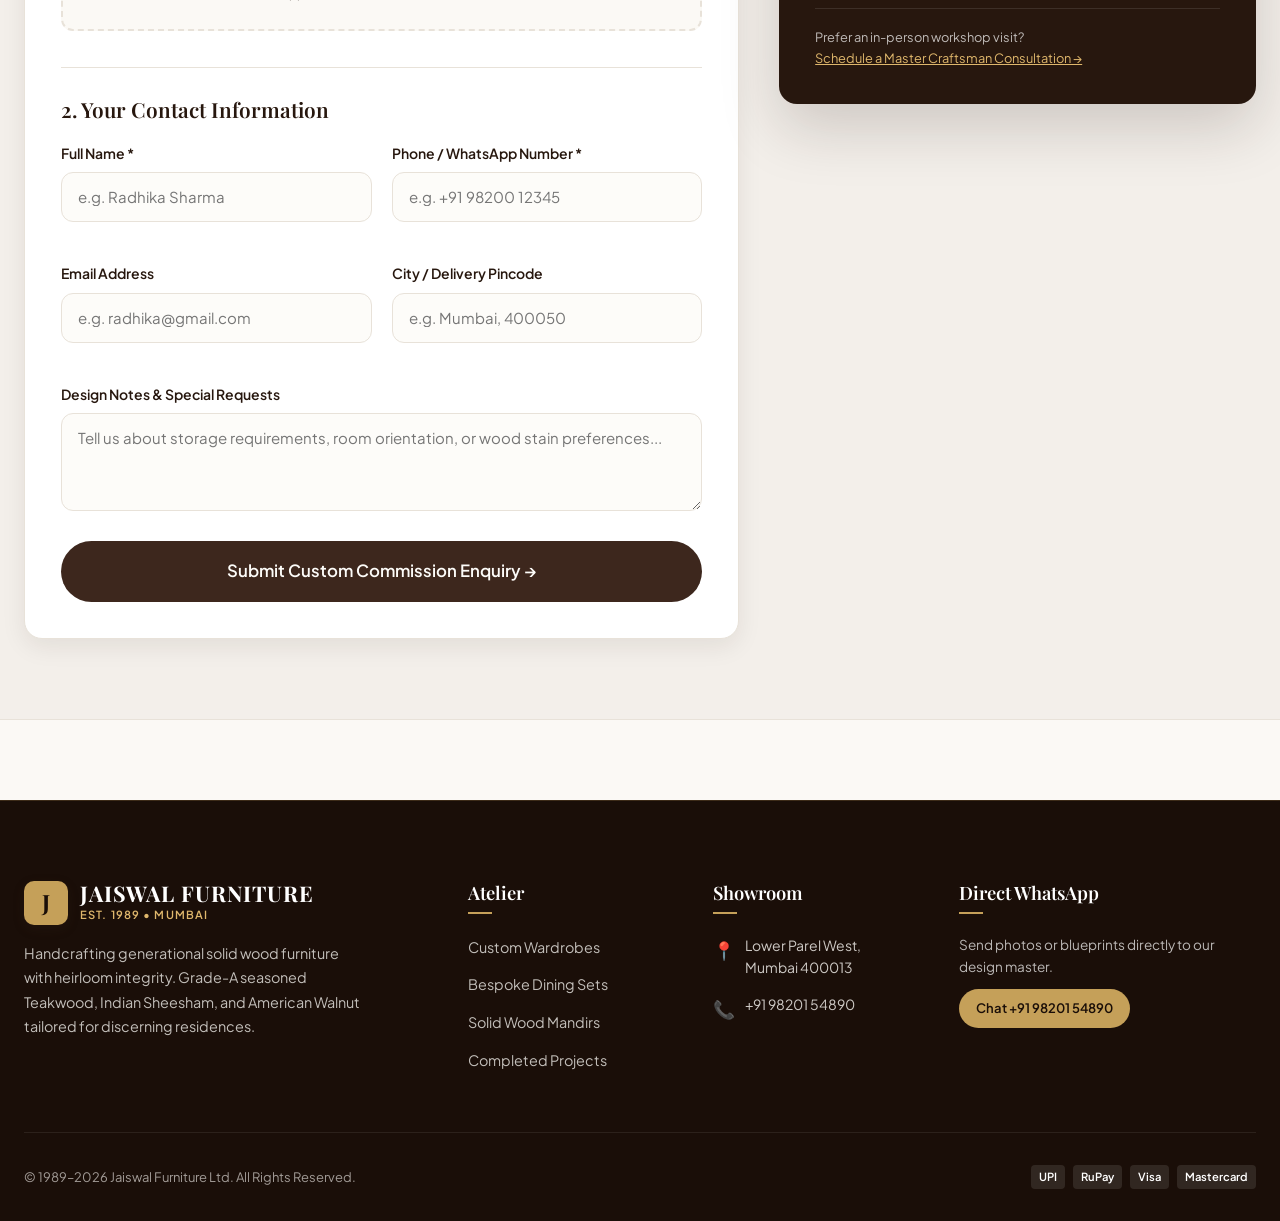
<file: jaiswal-furniture/custom-furniture.html>
<!DOCTYPE html>
<html lang="en">
<head>
  <meta charset="UTF-8">
  <meta name="viewport" content="width=device-width, initial-scale=1.0">
  <title>Bespoke Made-to-Order Furniture | Jaiswal Furniture</title>
  <meta name="description" content="Commission custom handcrafted solid wood furniture. From 3D CAD blueprints to hand-carved CP Teak & Sheesham, calculate ballpark estimates and upload sketches.">
  <meta name="keywords" content="custom furniture mumbai, bespoke dining tables, made to order solid wood wardrobes, mandir custom design, solid wood carpentry">
  
  <link rel="stylesheet" href="css/style.css">
  <link rel="stylesheet" href="css/custom.css">
</head>
<body>

  <!-- Top Announcement Bar -->
  <div class="jf-topbar">
    <div class="jf-container jf-topbar-inner">
      <div class="jf-topbar-msg">
        <span class="jf-topbar-pill">BESPOKE ATELIER</span>
        Free 3D Architectural Blueprint with Every Custom Wood Commission
      </div>
      <div class="jf-topbar-links">
        <a href="contact.html" class="jf-topbar-link">🏛️ Visit Lower Parel Atelier</a>
        <a href="tel:+919820154890" class="jf-topbar-link">📞 +91 98201 54890</a>
      </div>
    </div>
  </div>

  <!-- Header -->
  <header class="jf-header">
    <div class="jf-container jf-navbar">
      <a href="index.html" class="jf-brand" aria-label="Jaiswal Furniture Home">
        <div class="jf-brand-emblem">J</div>
        <div class="jf-brand-text">
          <span class="jf-brand-title">Jaiswal Furniture</span>
          <span class="jf-brand-tagline">Crafted Comfort for Every Home</span>
        </div>
      </a>

      <nav class="jf-nav-menu" aria-label="Main Navigation">
        <a href="index.html" class="jf-nav-link">Home</a>
        <a href="shop.html" class="jf-nav-link">Shop</a>
        <a href="custom-furniture.html" class="jf-nav-link is-current">Custom Furniture</a>
        <a href="gallery.html" class="jf-nav-link">Gallery</a>
        <a href="about.html" class="jf-nav-link">About Us</a>
        <a href="contact.html" class="jf-nav-link">Contact</a>
      </nav>

      <div class="jf-header-actions">
        <button class="jf-action-btn js-open-search" aria-label="Search catalog" title="Search">
          <svg width="20" height="20" viewBox="0 0 24 24" fill="none" stroke="currentColor" stroke-width="2">
            <circle cx="11" cy="11" r="8"></circle><line x1="21" y1="21" x2="16.65" y2="16.65"></line>
          </svg>
        </button>

        <a href="shop.html" class="jf-action-btn" aria-label="Wishlist" title="Wishlist">
          <svg width="20" height="20" viewBox="0 0 24 24" fill="none" stroke="currentColor" stroke-width="2">
            <path d="M20.84 4.61a5.5 5.5 0 0 0-7.78 0L12 5.67l-1.06-1.06a5.5 5.5 0 0 0-7.78 7.78l1.06 1.06L12 21.23l7.78-7.78 1.06-1.06a5.5 5.5 0 0 0 0-7.78z"></path>
          </svg>
          <span class="jf-badge-count js-wishlist-count" style="display: none;">0</span>
        </a>

        <button class="jf-action-btn js-open-cart" aria-label="Open Cart" title="Cart">
          <svg width="20" height="20" viewBox="0 0 24 24" fill="none" stroke="currentColor" stroke-width="2">
            <path d="M6 2L3 6v14a2 2 0 0 0 2 2h14a2 2 0 0 0 2-2V6l-3-2z"></path>
            <line x1="3" y1="6" x2="21" y2="6"></line>
            <path d="M16 10a4 4 0 0 1-8 0"></path>
          </svg>
          <span class="jf-badge-count js-cart-count" style="display: none;">0</span>
        </button>

        <button class="jf-mobile-toggle" aria-label="Toggle navigation menu" aria-expanded="false">
          <svg width="24" height="24" viewBox="0 0 24 24" fill="none" stroke="currentColor" stroke-width="2">
            <line x1="3" y1="12" x2="21" y2="12"></line>
            <line x1="3" y1="6" x2="21" y2="6"></line>
            <line x1="3" y1="18" x2="21" y2="18"></line>
          </svg>
        </button>
      </div>
    </div>
  </header>

  <!-- Mobile Drawer -->
  <div class="jf-mobile-overlay"></div>
  <aside class="jf-mobile-nav" aria-label="Mobile Navigation">
    <div style="display: flex; justify-content: space-between; align-items: center;">
      <div class="jf-brand">
        <div class="jf-brand-emblem">J</div>
        <span class="jf-brand-title" style="font-size: 1.15rem;">Jaiswal</span>
      </div>
      <button class="jf-icon-btn" onclick="document.querySelector('.jf-mobile-toggle').click();">&times;</button>
    </div>
    <nav class="jf-mobile-menu">
      <a href="index.html" class="jf-mobile-nav-link">Home</a>
      <a href="shop.html" class="jf-mobile-nav-link">Shop Catalog</a>
      <a href="custom-furniture.html" class="jf-mobile-nav-link is-current">Custom Furniture</a>
      <a href="gallery.html" class="jf-mobile-nav-link">Our Work Gallery</a>
      <a href="about.html" class="jf-mobile-nav-link">About Us</a>
      <a href="contact.html" class="jf-mobile-nav-link">Contact & Showrooms</a>
      <a href="cart.html" class="jf-mobile-nav-link">Shopping Cart & Checkout</a>
    </nav>
  </aside>

  <main id="main-content">
    <!-- Hero Banner -->
    <section class="jf-custom-hero">
      <div class="jf-container">
        <span class="jf-hero-tag" style="background: rgba(223, 183, 108, 0.2); border-color: var(--color-gold-500); color: var(--color-gold-400);">
          Made-to-Order Atelier
        </span>
        <h1 style="color: #fff; font-size: clamp(2.2rem, 4vw, 3.4rem); margin: 12px 0 16px;">
          Your Vision. Handcrafted in Solid Wood.
        </h1>
        <p style="max-width: 680px; margin: 0 auto; color: rgba(251, 249, 245, 0.85); font-size: 1.1rem; line-height: 1.6;">
          Every home has unique architecture. Whether you desire an 8-seater live-edge teak dining table or a floor-to-ceiling fluted rosewood library, our master artisans bring your dream furniture to life.
        </p>
      </div>
    </section>

    <!-- 4-Step Bespoke Journey Timeline -->
    <section class="jf-section" style="padding-bottom: 20px;">
      <div class="jf-container">
        <div style="text-align: center; max-width: 600px; margin: 0 auto;">
          <span class="jf-section-eyebrow">The Bespoke Journey</span>
          <h2 class="jf-section-title">How Made-to-Order Works</h2>
          <p class="jf-section-desc">From your initial napkin sketch or floor plan to flawless white-glove installation.</p>
        </div>

        <div class="jf-process-timeline">
          <div class="jf-process-card">
            <div class="jf-process-step-badge">1</div>
            <h3 class="jf-process-title">Design Consultation</h3>
            <p class="jf-process-desc">
              Share your dimensions, preferred wood species, and reference photos. Meet our lead architect in-person or via virtual consult.
            </p>
          </div>

          <div class="jf-process-card">
            <div class="jf-process-step-badge">2</div>
            <h3 class="jf-process-title">3D Blueprint & Timber</h3>
            <p class="jf-process-desc">
              We generate realistic 3D CAD models and material sample swatches so you inspect grain orientation and ergonomics before cutting.
            </p>
          </div>

          <div class="jf-process-card">
            <div class="jf-process-step-badge">3</div>
            <h3 class="jf-process-title">Artisanal Joinery</h3>
            <p class="jf-process-desc">
              Seasoned solid hardwood is planed, hand-chiseled with mortise-and-tenon joints, and sealed with 4 coats of organic oils in our workshop.
            </p>
          </div>

          <div class="jf-process-card">
            <div class="jf-process-step-badge">4</div>
            <h3 class="jf-process-title">White-Glove Setup</h3>
            <p class="jf-process-desc">
              Delivered in custom wooden crates. Our dedicated carpenter crew installs and polishes your piece in place with a 10-year warranty certificate.
            </p>
          </div>
        </div>
      </div>
    </section>

    <!-- Interactive Cost Estimator & Quote Form -->
    <section class="jf-section" style="background: var(--color-cream-200); border-top: 1px solid var(--color-border); border-bottom: 1px solid var(--color-border);">
      <div class="jf-container">
        <div style="text-align: center; max-width: 680px; margin: 0 auto 30px;">
          <span class="jf-section-eyebrow">Instant Ballpark Calculator</span>
          <h2 class="jf-section-title">Configure Your Custom Piece</h2>
          <p class="jf-section-desc">Adjust the parameters below to see an instant estimated budget range for your commission.</p>
        </div>

        <div class="jf-estimator-layout">
          <!-- Left: Form -->
          <div class="jf-estimator-card">
            <form id="jf-custom-enquiry-form">
              <h3 style="font-size: 1.3rem; margin-bottom: 20px; font-family: var(--font-serif);">1. Furniture Specifications</h3>

              <div class="jf-form-row">
                <div class="jf-form-group">
                  <label class="jf-form-label" for="jf-custom-type">Furniture Category *</label>
                  <select id="jf-custom-type" class="jf-form-select" required>
                    <option value="wardrobe">Custom Solid Wood Wardrobe</option>
                    <option value="dining">Custom Teak Dining Table</option>
                    <option value="bed">Hydraulic Storage King Bed</option>
                    <option value="sofa">Architectural Curved Sofa</option>
                    <option value="temple">Handcrafted Pooja Mandir</option>
                    <option value="wallunit">Media Credenza / Wall Unit</option>
                    <option value="desk">Executive Study Desk</option>
                  </select>
                </div>

                <div class="jf-form-group">
                  <label class="jf-form-label" for="jf-custom-wood">Wood Species *</label>
                  <select id="jf-custom-wood" class="jf-form-select" required>
                    <option value="teak">Grade-A CP Teak (Sagwan) [High Oil, Termite Proof]</option>
                    <option value="sheesham" selected>Solid Indian Sheesham (Rosewood) [Rich Grains]</option>
                    <option value="walnut">Imported American Walnut [Architectural Dark Tone]</option>
                    <option value="oak">White Oak [Scandinavian Nordic Blonde]</option>
                  </select>
                </div>
              </div>

              <div class="jf-form-row">
                <div class="jf-form-group">
                  <label class="jf-form-label" for="jf-custom-finish">Polish / Finish Type</label>
                  <select id="jf-custom-finish" class="jf-form-select">
                    <option value="matt">Silky Natural Matte PU (Most Popular)</option>
                    <option value="organic_oil">Hand-Rubbed Organic Hardwax Oil</option>
                    <option value="pu_gloss">High-Sheen Heritage Gloss</option>
                    <option value="brass_inlay">Brushed Brass Metal Inlays (+ ₹7,500)</option>
                  </select>
                </div>

                <div class="jf-form-group">
                  <label class="jf-form-label" for="jf-custom-len">Approximate Length (Feet)</label>
                  <input type="number" id="jf-custom-len" class="jf-form-input" value="6" min="3" max="14" step="0.5">
                </div>
              </div>

              <!-- Upload Sketch / Blueprint -->
              <div class="jf-form-group">
                <label class="jf-form-label">Upload Sketch, Blueprint, or Photo (Optional)</label>
                <div class="jf-upload-zone" id="jf-upload-zone">
                  <input type="file" id="jf-file-input" accept="image/*" style="display: none;">
                  <div class="jf-upload-icon">📁</div>
                  <strong style="display: block; font-size: 0.9rem; color: var(--color-walnut-900);">Drag & Drop your sketch here, or Browse</strong>
                  <span style="font-size: 0.75rem; color: var(--color-text-muted);">Supports JPG, PNG, WEBP (Max 15MB)</span>
                </div>
                <div id="jf-upload-preview-wrap"></div>
              </div>

              <hr style="border: none; border-top: 1px solid var(--color-border); margin: 28px 0;">

              <h3 style="font-size: 1.3rem; margin-bottom: 20px; font-family: var(--font-serif);">2. Your Contact Information</h3>

              <div class="jf-form-row">
                <div class="jf-form-group">
                  <label class="jf-form-label" for="jf-custom-name">Full Name *</label>
                  <input type="text" id="jf-custom-name" class="jf-form-input" placeholder="e.g. Radhika Sharma" required>
                </div>

                <div class="jf-form-group">
                  <label class="jf-form-label" for="jf-custom-phone">Phone / WhatsApp Number *</label>
                  <input type="tel" id="jf-custom-phone" class="jf-form-input" placeholder="e.g. +91 98200 12345" required>
                </div>
              </div>

              <div class="jf-form-row">
                <div class="jf-form-group">
                  <label class="jf-form-label" for="jf-custom-email">Email Address</label>
                  <input type="email" id="jf-custom-email" class="jf-form-input" placeholder="e.g. radhika@gmail.com">
                </div>

                <div class="jf-form-group">
                  <label class="jf-form-label" for="jf-custom-city">City / Delivery Pincode</label>
                  <input type="text" id="jf-custom-city" class="jf-form-input" placeholder="e.g. Mumbai, 400050">
                </div>
              </div>

              <div class="jf-form-group">
                <label class="jf-form-label" for="jf-custom-notes">Design Notes & Special Requests</label>
                <textarea id="jf-custom-notes" class="jf-form-textarea" rows="3" placeholder="Tell us about storage requirements, room orientation, or wood stain preferences..."></textarea>
              </div>

              <button type="submit" class="jf-btn jf-btn-primary jf-btn-lg jf-btn-block" style="margin-top: 10px;">
                Submit Custom Commission Enquiry →
              </button>
            </form>
          </div>

          <!-- Right: Live Quote Summary Card -->
          <div class="jf-quote-summary-card">
            <span class="jf-hero-tag" style="background: rgba(223, 183, 108, 0.2); color: var(--color-gold-400); border-color: rgba(223, 183, 108, 0.3);">
              Live Estimator
            </span>
            <h3 class="jf-quote-title">Estimated Investment</h3>
            <p style="font-size: 0.85rem; color: rgba(255, 255, 255, 0.75);">
              Calculated based on seasoned solid timber volume, master joinery hours, and hand-rubbed finish coats:
            </p>

            <div class="jf-quote-estimate-box">
              <span class="jf-quote-estimate-label">Ballpark Estimate Range</span>
              <div class="jf-quote-estimate-val" id="jf-custom-estimate-val">₹38,000 – ₹45,000</div>
              <span style="font-size: 0.75rem; color: rgba(255, 255, 255, 0.6); display: block;">Inclusive of GST & Doorstep Installation</span>
            </div>

            <p class="jf-quote-notes">
              ✦ Exact quote finalized after 3D CAD blueprint approval.<br>
              ✦ Includes 10-Year Structural Guarantee certificate.<br>
              ✦ Zero advance required until design sign-off.
            </p>

            <!-- Pre-filled WhatsApp link generated by JS -->
            <a id="jf-custom-direct-wa" href="https://wa.me/919820154890?text=Hello%20Jaiswal%20Furniture!%20I%20am%20interested%20in%20a%20bespoke%20furniture%20quote." target="_blank" rel="noopener noreferrer" class="jf-btn jf-btn-gold jf-btn-block">
              💬 Discuss Immediately on WhatsApp
            </a>

            <div style="margin-top: 24px; padding-top: 18px; border-top: 1px solid rgba(255,255,255,0.1); font-size: 0.8rem; color: rgba(255,255,255,0.7);">
              Prefer an in-person workshop visit?<br>
              <a href="contact.html" style="color: var(--color-gold-400); text-decoration: underline;">Schedule a Master Craftsman Consultation →</a>
            </div>
          </div>
        </div>
      </div>
    </section>
  </main>

  <!-- Global Footer -->
  <footer class="jf-footer">
    <div class="jf-container">
      <div class="jf-footer-grid">
        <div>
          <div class="jf-brand">
            <div class="jf-brand-emblem" style="background: var(--color-gold-500); color: var(--color-walnut-950);">J</div>
            <div class="jf-brand-text">
              <span class="jf-brand-title" style="color: #fff;">Jaiswal Furniture</span>
              <span class="jf-brand-tagline" style="color: var(--color-gold-400);">Est. 1989 • Mumbai</span>
            </div>
          </div>
          <p class="jf-footer-brand-desc">
            Handcrafting generational solid wood furniture with heirloom integrity. Grade-A seasoned Teakwood, Indian Sheesham, and American Walnut tailored for discerning residences.
          </p>
        </div>

        <div>
          <h4 class="jf-footer-col-title">Atelier</h4>
          <ul class="jf-footer-links">
            <li><a href="custom-furniture.html" class="jf-footer-link">Custom Wardrobes</a></li>
            <li><a href="custom-furniture.html" class="jf-footer-link">Bespoke Dining Sets</a></li>
            <li><a href="custom-furniture.html" class="jf-footer-link">Solid Wood Mandirs</a></li>
            <li><a href="gallery.html" class="jf-footer-link">Completed Projects</a></li>
          </ul>
        </div>

        <div>
          <h4 class="jf-footer-col-title">Showroom</h4>
          <div class="jf-footer-contact-list">
            <div class="jf-footer-contact-item">
              <span class="jf-footer-contact-icon">📍</span>
              <span>Lower Parel West, Mumbai 400013</span>
            </div>
            <div class="jf-footer-contact-item">
              <span class="jf-footer-contact-icon">📞</span>
              <span>+91 98201 54890</span>
            </div>
          </div>
        </div>

        <div>
          <h4 class="jf-footer-col-title">Direct WhatsApp</h4>
          <p style="font-size: 0.85rem; color: rgba(255,255,255,0.7); margin-bottom: 12px;">Send photos or blueprints directly to our design master.</p>
          <a href="https://wa.me/919820154890" target="_blank" rel="noopener" class="jf-btn jf-btn-sm jf-btn-gold">
            Chat +91 98201 54890
          </a>
        </div>
      </div>

      <div class="jf-footer-bottom">
        <div>&copy; 1989–2026 Jaiswal Furniture Ltd. All Rights Reserved.</div>
        <div class="jf-payment-chips">
          <span class="jf-pay-chip">UPI</span>
          <span class="jf-pay-chip">RuPay</span>
          <span class="jf-pay-chip">Visa</span>
          <span class="jf-pay-chip">Mastercard</span>
        </div>
      </div>
    </div>
  </footer>

  <!-- Scripts -->
  <script src="js/data.js"></script>
  <script src="js/cart.js"></script>
  <script src="js/main.js"></script>
  <script src="js/custom.js"></script>
</body>
</html>
</file>
<file: jaiswal-furniture/css/style.css>
/* ==========================================================================
   JAISWAL FURNITURE — CORE DESIGN SYSTEM & GLOBAL STYLES
   "Crafted Comfort for Every Home" — Est. 1989
   ========================================================================== */

@import url('https://fonts.googleapis.com/css2?family=Playfair+Display:ital,wght@0,400;0,500;0,600;0,700;1,400;1,600&family=Plus+Jakarta+Sans:wght@300;400;500;600;700&display=swap');

/* --- 1. DESIGN TOKENS --- */
:root {
  /* Brand Walnut Palette */
  --color-walnut-950: #1A0E08;
  --color-walnut-900: #27170E;
  --color-walnut-800: #3D271D;
  --color-walnut-700: #553729;
  --color-walnut-600: #744D3A;

  /* Cream & Off-White Linen */
  --color-cream-50: #FDFCF9;
  --color-cream-100: #FBF9F5;
  --color-cream-200: #F3EFEA;
  --color-cream-300: #E6DED6;
  --color-cream-400: #D6CBC1;

  /* Metallic Gold & Warm Accents */
  --color-gold-400: #DFB76C;
  --color-gold-500: #C5A059;
  --color-gold-600: #A7823E;
  --color-gold-light: #F7F1E5;

  /* Muted Sage / Forest */
  --color-sage-500: #4A5D4E;
  --color-sage-600: #3B4B3F;
  --color-sage-light: #EEF2EE;

  /* Typography & Neutrals */
  --color-text-main: #1C1917;
  --color-text-muted: #665E57;
  --color-text-light: #948B83;
  --color-border: #E8E2D9;
  --color-border-dark: #3D271D22;
  --color-surface: #FFFFFF;

  /* Typography Families */
  --font-serif: 'Playfair Display', Georgia, serif;
  --font-sans: 'Plus Jakarta Sans', -apple-system, BlinkMacSystemFont, "Segoe UI", Roboto, sans-serif;

  /* Elevation Shadows */
  --shadow-xs: 0 1px 2px rgba(39, 23, 14, 0.04);
  --shadow-sm: 0 2px 8px rgba(39, 23, 14, 0.06);
  --shadow-md: 0 8px 24px rgba(39, 23, 14, 0.08);
  --shadow-lg: 0 16px 40px rgba(39, 23, 14, 0.12);
  --shadow-xl: 0 24px 60px rgba(39, 23, 14, 0.18);

  /* Transitions */
  --transition-fast: 0.18s cubic-bezier(0.16, 1, 0.3, 1);
  --transition-smooth: 0.3s cubic-bezier(0.16, 1, 0.3, 1);
  --transition-slow: 0.5s cubic-bezier(0.16, 1, 0.3, 1);

  /* Radii */
  --radius-sm: 6px;
  --radius-md: 12px;
  --radius-lg: 18px;
  --radius-full: 9999px;

  /* Containers */
  --container-max: 1280px;
  --header-height: 82px;
}

/* --- 2. CSS RESET & BASE --- */
*, *::before, *::after {
  box-sizing: border-box;
  margin: 0;
  padding: 0;
}

html {
  font-size: 16px;
  scroll-behavior: smooth;
  -webkit-font-smoothing: antialiased;
  -moz-osx-font-smoothing: grayscale;
}

body {
  font-family: var(--font-sans);
  background-color: var(--color-cream-100);
  color: var(--color-text-main);
  line-height: 1.6;
  overflow-x: hidden;
}

img, picture, svg, video {
  display: block;
  max-width: 100%;
}

a {
  color: inherit;
  text-decoration: none;
  transition: color var(--transition-fast);
}

button, input, textarea, select {
  font: inherit;
  color: inherit;
}

button {
  cursor: pointer;
  border: none;
  background: none;
}

ul, ol {
  list-style: none;
}

/* Typography Helpers */
h1, h2, h3, h4, h5, h6 {
  font-family: var(--font-serif);
  color: var(--color-walnut-900);
  line-height: 1.25;
  font-weight: 600;
}

.jf-container {
  width: 100%;
  max-width: var(--container-max);
  margin-left: auto;
  margin-right: auto;
  padding-left: 24px;
  padding-right: 24px;
}

/* --- 3. ANNOUNCEMENT BAR --- */
.jf-topbar {
  background: var(--color-walnut-900);
  color: var(--color-cream-100);
  font-size: 0.8125rem;
  letter-spacing: 0.02em;
  padding: 7px 0;
  border-bottom: 1px solid rgba(255, 255, 255, 0.08);
}

.jf-topbar-inner {
  display: flex;
  align-items: center;
  justify-content: space-between;
}

.jf-topbar-pill {
  background: rgba(197, 160, 89, 0.2);
  color: var(--color-gold-400);
  padding: 2px 8px;
  border-radius: var(--radius-full);
  font-weight: 600;
  margin-right: 8px;
}

.jf-topbar-links {
  display: flex;
  align-items: center;
  gap: 18px;
}

.jf-topbar-link {
  display: inline-flex;
  align-items: center;
  gap: 6px;
  opacity: 0.85;
}

.jf-topbar-link:hover {
  opacity: 1;
  color: var(--color-gold-400);
}

/* --- 4. HEADER & NAVIGATION --- */
.jf-header {
  position: sticky;
  top: 0;
  z-index: 100;
  background: rgba(251, 249, 245, 0.94);
  backdrop-filter: blur(12px);
  -webkit-backdrop-filter: blur(12px);
  border-bottom: 1px solid var(--color-border);
  transition: background var(--transition-smooth), border-color var(--transition-smooth), box-shadow var(--transition-smooth);
}

.jf-header.is-scrolled {
  background: rgba(251, 249, 245, 0.98);
  box-shadow: var(--shadow-sm);
  border-bottom-color: rgba(61, 39, 29, 0.1);
}

/* Transparent Header Variant for Fullscreen Homepage Hero */
.jf-header.jf-header--hero {
  position: fixed;
  top: 0;
  left: 0;
  right: 0;
  width: 100%;
  background: linear-gradient(180deg, rgba(16, 10, 6, 0.82) 0%, rgba(16, 10, 6, 0.42) 65%, transparent 100%);
  border-bottom: 1px solid rgba(255, 255, 255, 0.1);
  backdrop-filter: blur(8px);
  -webkit-backdrop-filter: blur(8px);
}

.jf-header.jf-header--hero:not(.is-scrolled) .jf-brand-title {
  color: #FFFFFF;
}

.jf-header.jf-header--hero:not(.is-scrolled) .jf-brand-tagline {
  color: var(--color-gold-400);
}

.jf-header.jf-header--hero:not(.is-scrolled) .jf-nav-link {
  color: rgba(255, 255, 255, 0.92);
}

.jf-header.jf-header--hero:not(.is-scrolled) .jf-nav-link:hover,
.jf-header.jf-header--hero:not(.is-scrolled) .jf-nav-link.is-current {
  color: var(--color-gold-400);
}

.jf-header.jf-header--hero:not(.is-scrolled) .jf-action-btn {
  color: #FFFFFF;
  background: rgba(255, 255, 255, 0.14);
  border: 1px solid rgba(255, 255, 255, 0.22);
}

.jf-header.jf-header--hero:not(.is-scrolled) .jf-action-btn:hover {
  background: rgba(255, 255, 255, 0.3);
  color: var(--color-gold-400);
  border-color: var(--color-gold-400);
}

.jf-header.jf-header--hero:not(.is-scrolled) .jf-mobile-toggle {
  color: #FFFFFF;
  background: rgba(255, 255, 255, 0.14);
  border: 1px solid rgba(255, 255, 255, 0.22);
}

.jf-header.jf-header--hero.is-scrolled {
  background: rgba(251, 249, 245, 0.98);
  box-shadow: 0 4px 20px rgba(39, 23, 14, 0.08);
  border-bottom: 1px solid rgba(61, 39, 29, 0.1);
}

.jf-navbar {
  display: flex;
  align-items: center;
  justify-content: space-between;
  height: var(--header-height);
}

/* Logo */
.jf-brand {
  display: flex;
  align-items: center;
  gap: 12px;
}

.jf-brand-emblem {
  width: 44px;
  height: 44px;
  background: var(--color-walnut-800);
  color: var(--color-gold-400);
  border-radius: 10px;
  display: flex;
  align-items: center;
  justify-content: center;
  font-family: var(--font-serif);
  font-size: 1.4rem;
  font-weight: 700;
  box-shadow: 0 4px 12px rgba(61, 39, 29, 0.2);
}

.jf-brand-text {
  display: flex;
  flex-direction: column;
}

.jf-brand-title {
  font-family: var(--font-serif);
  font-size: 1.35rem;
  font-weight: 700;
  color: var(--color-walnut-900);
  letter-spacing: 0.04em;
  text-transform: uppercase;
  line-height: 1.1;
  transition: color var(--transition-fast);
}

.jf-brand-tagline {
  font-size: 0.7rem;
  letter-spacing: 0.1em;
  text-transform: uppercase;
  color: var(--color-gold-600);
  font-weight: 600;
  transition: color var(--transition-fast);
}

/* Navigation Links */
.jf-nav-menu {
  display: flex;
  align-items: center;
  gap: 20px;
}

.jf-nav-link {
  font-size: 0.875rem;
  font-weight: 500;
  color: var(--color-walnut-800);
  position: relative;
  padding: 8px 0;
  white-space: nowrap;
  transition: color var(--transition-fast);
}
  transition: color var(--transition-fast);
}

.jf-nav-link::after {
  content: '';
  position: absolute;
  bottom: 0;
  left: 0;
  width: 0%;
  height: 2px;
  background: var(--color-gold-500);
  transition: width var(--transition-smooth);
  border-radius: 2px;
}

.jf-nav-link:hover,
.jf-nav-link.is-current {
  color: var(--color-walnut-900);
}

.jf-nav-link:hover::after,
.jf-nav-link.is-current::after {
  width: 100%;
}

/* Header Action Icons */
.jf-header-actions {
  display: flex;
  align-items: center;
  gap: 14px;
}

.jf-action-btn {
  width: 42px;
  height: 42px;
  border-radius: var(--radius-full);
  display: flex;
  align-items: center;
  justify-content: center;
  color: var(--color-walnut-800);
  background: var(--color-cream-200);
  border: 1px solid transparent;
  transition: all var(--transition-fast);
  position: relative;
}

.jf-action-btn:hover {
  background: var(--color-walnut-800);
  color: var(--color-cream-50);
  transform: translateY(-1px);
}

.jf-badge-count {
  position: absolute;
  top: -4px;
  right: -4px;
  background: var(--color-gold-500);
  color: #fff;
  font-size: 0.7rem;
  font-weight: 700;
  min-width: 18px;
  height: 18px;
  border-radius: var(--radius-full);
  display: inline-flex;
  align-items: center;
  justify-content: center;
  padding: 0 4px;
  border: 2px solid var(--color-cream-100);
}

/* Mobile Toggle */
.jf-mobile-toggle {
  display: none;
  width: 42px;
  height: 42px;
  border-radius: var(--radius-sm);
  align-items: center;
  justify-content: center;
  color: var(--color-walnut-900);
  background: var(--color-cream-200);
}

/* Mobile Nav Drawer */
.jf-mobile-overlay {
  position: fixed;
  inset: 0;
  background: rgba(30, 27, 24, 0.5);
  backdrop-filter: blur(4px);
  z-index: 198;
  opacity: 0;
  pointer-events: none;
  transition: opacity var(--transition-smooth);
}

.jf-mobile-overlay.is-active {
  opacity: 1;
  pointer-events: auto;
}

.jf-mobile-nav {
  position: fixed;
  top: 0;
  left: -320px;
  width: 300px;
  height: 100vh;
  background: var(--color-cream-100);
  z-index: 199;
  padding: 28px 24px;
  display: flex;
  flex-direction: column;
  transition: transform var(--transition-smooth);
  box-shadow: var(--shadow-xl);
}

.jf-mobile-nav.is-active {
  transform: translateX(320px);
}

.jf-mobile-menu {
  display: flex;
  flex-direction: column;
  gap: 16px;
  margin-top: 32px;
}

.jf-mobile-nav-link {
  font-size: 1.15rem;
  font-family: var(--font-serif);
  color: var(--color-walnut-900);
  padding: 10px 0;
  border-bottom: 1px solid var(--color-border);
}

.jf-mobile-nav-link.is-current {
  color: var(--color-gold-600);
  font-weight: 700;
}

/* --- 5. BUTTONS & UI ELEMENTS --- */
.jf-btn {
  display: inline-flex;
  align-items: center;
  justify-content: center;
  gap: 8px;
  font-family: var(--font-sans);
  font-size: 0.9375rem;
  font-weight: 600;
  padding: 13px 26px;
  border-radius: var(--radius-full);
  transition: all var(--transition-smooth);
  text-align: center;
  border: 1.5px solid transparent;
}

.jf-btn-primary {
  background: var(--color-walnut-800);
  color: var(--color-cream-50);
}

.jf-btn-primary:hover {
  background: var(--color-walnut-950);
  color: #fff;
  transform: translateY(-2px);
  box-shadow: var(--shadow-md);
}

.jf-btn-gold {
  background: var(--color-gold-500);
  color: var(--color-walnut-950);
}

.jf-btn-gold:hover {
  background: var(--color-gold-400);
  transform: translateY(-2px);
  box-shadow: 0 8px 20px rgba(197, 160, 89, 0.3);
}

.jf-btn-outline {
  border-color: var(--color-walnut-800);
  color: var(--color-walnut-800);
  background: transparent;
}

.jf-btn-outline:hover {
  background: var(--color-walnut-800);
  color: var(--color-cream-50);
}

.jf-btn-outline-white {
  border-color: rgba(255, 255, 255, 0.4);
  color: #ffffff;
  background: rgba(255, 255, 255, 0.08);
  backdrop-filter: blur(8px);
}

.jf-btn-outline-white:hover {
  background: #ffffff;
  color: var(--color-walnut-900);
}

.jf-btn-sm {
  padding: 8px 16px;
  font-size: 0.8125rem;
}

.jf-btn-lg {
  padding: 16px 36px;
  font-size: 1.05rem;
}

.jf-btn-block {
  width: 100%;
}

.jf-badge {
  display: inline-flex;
  align-items: center;
  padding: 4px 10px;
  background: var(--color-gold-light);
  color: var(--color-gold-600);
  border: 1px solid rgba(197, 160, 89, 0.3);
  font-size: 0.75rem;
  font-weight: 700;
  border-radius: var(--radius-full);
  text-transform: uppercase;
  letter-spacing: 0.05em;
}

.jf-badge-dark {
  background: var(--color-walnut-900);
  color: var(--color-cream-100);
  border: none;
}

/* --- 6. PRODUCT CARD COMPONENT (Shared) --- */
.jf-product-card {
  background: var(--color-surface);
  border-radius: var(--radius-lg);
  border: 1px solid var(--color-border);
  overflow: hidden;
  transition: all var(--transition-smooth);
  display: flex;
  flex-direction: column;
  position: relative;
}

.jf-product-card:hover {
  transform: translateY(-6px);
  box-shadow: var(--shadow-lg);
  border-color: rgba(197, 160, 89, 0.4);
}

.jf-product-media {
  position: relative;
  overflow: hidden;
  padding-top: 75%; /* 4:3 Aspect ratio */
  background: #f0ebe4;
}

.jf-product-img {
  position: absolute;
  top: 0;
  left: 0;
  width: 100%;
  height: 100%;
  object-fit: cover;
  transition: transform 0.6s cubic-bezier(0.16, 1, 0.3, 1);
}

.jf-product-card:hover .jf-product-img {
  transform: scale(1.06);
}

.jf-product-badge-float {
  position: absolute;
  top: 14px;
  left: 14px;
  z-index: 2;
}

.jf-wishlist-toggle {
  position: absolute;
  top: 14px;
  right: 14px;
  z-index: 2;
  width: 36px;
  height: 36px;
  border-radius: var(--radius-full);
  background: rgba(255, 255, 255, 0.9);
  backdrop-filter: blur(6px);
  display: flex;
  align-items: center;
  justify-content: center;
  color: var(--color-text-muted);
  box-shadow: var(--shadow-sm);
  transition: all var(--transition-fast);
}

.jf-wishlist-toggle:hover,
.jf-wishlist-toggle.is-active {
  background: #fff;
  color: #e53e3e;
  transform: scale(1.1);
}

.jf-product-quick-view {
  position: absolute;
  bottom: -44px;
  left: 14px;
  right: 14px;
  background: rgba(255, 255, 255, 0.94);
  backdrop-filter: blur(8px);
  color: var(--color-walnut-900);
  font-size: 0.8125rem;
  font-weight: 600;
  padding: 10px;
  border-radius: var(--radius-sm);
  text-align: center;
  transition: all var(--transition-smooth);
  z-index: 2;
  box-shadow: var(--shadow-sm);
}

.jf-product-card:hover .jf-product-quick-view {
  bottom: 14px;
}

.jf-product-body {
  padding: 18px 20px 22px;
  display: flex;
  flex-direction: column;
  flex-grow: 1;
}

.jf-product-category {
  font-size: 0.75rem;
  text-transform: uppercase;
  letter-spacing: 0.06em;
  color: var(--color-gold-600);
  font-weight: 600;
  margin-bottom: 4px;
}

.jf-product-title {
  font-size: 1.15rem;
  font-family: var(--font-serif);
  font-weight: 600;
  margin-bottom: 6px;
  color: var(--color-walnut-900);
  line-height: 1.3;
}

.jf-product-title a:hover {
  color: var(--color-gold-600);
}

.jf-product-wood {
  font-size: 0.8125rem;
  color: var(--color-text-muted);
  margin-bottom: 12px;
}

.jf-product-foot {
  display: flex;
  align-items: center;
  justify-content: space-between;
  margin-top: auto;
  padding-top: 12px;
  border-top: 1px dashed var(--color-border);
}

.jf-pricing-wrap {
  display: flex;
  flex-direction: column;
}

.jf-price-current {
  font-size: 1.25rem;
  font-weight: 700;
  color: var(--color-walnut-900);
}

.jf-price-original {
  font-size: 0.8125rem;
  text-decoration: line-through;
  color: var(--color-text-light);
}

.jf-add-cart-btn {
  width: 40px;
  height: 40px;
  border-radius: var(--radius-full);
  background: var(--color-cream-200);
  color: var(--color-walnut-900);
  display: flex;
  align-items: center;
  justify-content: center;
  transition: all var(--transition-fast);
}

.jf-add-cart-btn:hover {
  background: var(--color-walnut-800);
  color: #fff;
  transform: scale(1.08);
}

/* --- 7. GLOBAL CART DRAWER --- */
.jf-drawer-overlay {
  position: fixed;
  inset: 0;
  background: rgba(30, 27, 24, 0.55);
  backdrop-filter: blur(6px);
  z-index: 998;
  opacity: 0;
  pointer-events: none;
  transition: opacity var(--transition-smooth);
}

.jf-drawer-overlay.is-open {
  opacity: 1;
  pointer-events: auto;
}

.jf-cart-drawer {
  position: fixed;
  top: 0;
  right: -480px;
  width: 100%;
  max-width: 440px;
  height: 100vh;
  background: var(--color-cream-50);
  z-index: 999;
  display: flex;
  flex-direction: column;
  transition: transform var(--transition-smooth);
  box-shadow: var(--shadow-xl);
}

.jf-cart-drawer.is-open {
  transform: translateX(-480px);
}

.jf-drawer-header {
  padding: 20px 24px;
  display: flex;
  align-items: center;
  justify-content: space-between;
  border-bottom: 1px solid var(--color-border);
}

.jf-drawer-title-wrap {
  display: flex;
  align-items: center;
  gap: 10px;
}

.jf-drawer-title {
  font-size: 1.3rem;
  font-family: var(--font-serif);
}

.jf-drawer-badge {
  background: var(--color-cream-300);
  color: var(--color-walnut-800);
  font-size: 0.75rem;
  font-weight: 700;
  padding: 3px 8px;
  border-radius: var(--radius-full);
}

/* Free shipping tracker */
.jf-free-shipping-card {
  padding: 14px 24px;
  background: var(--color-gold-light);
  border-bottom: 1px solid rgba(197, 160, 89, 0.25);
}

.jf-free-shipping-label {
  font-size: 0.8125rem;
  color: var(--color-walnut-900);
  margin-bottom: 8px;
}

.jf-progress-track {
  width: 100%;
  height: 6px;
  background: rgba(197, 160, 89, 0.3);
  border-radius: var(--radius-full);
  overflow: hidden;
}

.jf-progress-fill {
  height: 100%;
  background: var(--color-gold-500);
  border-radius: var(--radius-full);
  transition: width 0.4s ease;
}

.jf-drawer-body {
  flex-grow: 1;
  overflow-y: auto;
  padding: 20px 24px;
  display: flex;
  flex-direction: column;
  gap: 18px;
}

.jf-drawer-empty {
  text-align: center;
  margin: auto;
  padding: 40px 20px;
}

.jf-empty-icon {
  font-size: 3rem;
  margin-bottom: 12px;
}

.jf-drawer-empty h4 {
  font-size: 1.25rem;
  margin-bottom: 6px;
}

.jf-drawer-empty p {
  color: var(--color-text-muted);
  font-size: 0.875rem;
  margin-bottom: 20px;
}

/* Cart Item in drawer */
.jf-cart-item {
  display: flex;
  gap: 16px;
  padding-bottom: 16px;
  border-bottom: 1px solid var(--color-border);
}

.jf-cart-item-img-wrap {
  width: 80px;
  height: 80px;
  border-radius: var(--radius-md);
  overflow: hidden;
  background: #eee;
  flex-shrink: 0;
}

.jf-cart-item-img {
  width: 100%;
  height: 100%;
  object-fit: cover;
}

.jf-cart-item-info {
  flex-grow: 1;
  display: flex;
  flex-direction: column;
}

.jf-cart-item-title-row {
  display: flex;
  justify-content: space-between;
  align-items: flex-start;
  gap: 8px;
}

.jf-cart-item-title {
  font-size: 0.9375rem;
  font-family: var(--font-sans);
  font-weight: 600;
  color: var(--color-walnut-900);
  line-height: 1.3;
}

.jf-cart-item-remove {
  color: var(--color-text-light);
  font-size: 1.25rem;
  line-height: 1;
  padding: 2px;
}

.jf-cart-item-remove:hover {
  color: #e53e3e;
}

.jf-cart-item-meta {
  font-size: 0.75rem;
  color: var(--color-text-muted);
  margin-top: 3px;
  margin-bottom: 10px;
}

.jf-cart-item-footer {
  display: flex;
  align-items: center;
  justify-content: space-between;
  margin-top: auto;
}

.jf-qty-control {
  display: flex;
  align-items: center;
  border: 1px solid var(--color-border);
  border-radius: var(--radius-full);
  overflow: hidden;
  background: #fff;
}

.jf-qty-btn {
  width: 28px;
  height: 28px;
  display: flex;
  align-items: center;
  justify-content: center;
  font-size: 0.875rem;
  font-weight: 600;
  color: var(--color-walnut-900);
  transition: background var(--transition-fast);
}

.jf-qty-btn:hover {
  background: var(--color-cream-200);
}

.jf-qty-num {
  padding: 0 10px;
  font-size: 0.8125rem;
  font-weight: 600;
}

.jf-cart-item-pricing {
  text-align: right;
}

.jf-cart-item-price {
  font-size: 0.9375rem;
  font-weight: 700;
  color: var(--color-walnut-900);
}

.jf-cart-item-unit {
  font-size: 0.7rem;
  color: var(--color-text-light);
  display: block;
}

/* Drawer Footer */
.jf-drawer-footer {
  padding: 20px 24px 28px;
  background: #fff;
  border-top: 1px solid var(--color-border);
  box-shadow: 0 -4px 16px rgba(0,0,0,0.03);
}

.jf-drawer-subtotal-row {
  display: flex;
  justify-content: space-between;
  align-items: center;
  font-size: 0.9375rem;
  margin-bottom: 4px;
}

.jf-drawer-subtotal {
  font-size: 1.35rem;
  font-weight: 700;
  color: var(--color-walnut-900);
}

.jf-drawer-tax-note {
  font-size: 0.75rem;
  color: var(--color-text-light);
  margin-bottom: 16px;
}

.jf-drawer-actions {
  display: flex;
  flex-direction: column;
  gap: 10px;
}

.jf-drawer-perks {
  display: flex;
  align-items: center;
  justify-content: space-between;
  margin-top: 16px;
  padding-top: 12px;
  border-top: 1px dashed var(--color-border);
  font-size: 0.7rem;
  color: var(--color-text-muted);
}

/* --- 8. TOAST NOTIFICATIONS --- */
.jf-toast-container {
  position: fixed;
  bottom: 24px;
  left: 24px;
  z-index: 1000;
  display: flex;
  flex-direction: column;
  gap: 10px;
  pointer-events: none;
}

.jf-toast {
  pointer-events: auto;
  display: flex;
  align-items: center;
  gap: 12px;
  padding: 14px 18px;
  border-radius: var(--radius-md);
  background: var(--color-walnut-900);
  color: #fff;
  box-shadow: var(--shadow-lg);
  min-width: 300px;
  max-width: 380px;
  animation: toastSlideIn 0.3s cubic-bezier(0.16, 1, 0.3, 1) forwards;
  transition: opacity 0.3s ease, transform 0.3s ease;
}

.jf-toast-fadeout {
  opacity: 0;
  transform: translateY(12px);
}

@keyframes toastSlideIn {
  from {
    opacity: 0;
    transform: translateY(20px);
  }
  to {
    opacity: 1;
    transform: translateY(0);
  }
}

.jf-toast-icon {
  width: 28px;
  height: 28px;
  border-radius: var(--radius-full);
  background: var(--color-gold-500);
  color: #fff;
  display: flex;
  align-items: center;
  justify-content: center;
  font-size: 0.875rem;
  font-weight: 700;
  flex-shrink: 0;
}

.jf-toast-info .jf-toast-icon {
  background: #3182ce;
}

.jf-toast-error .jf-toast-icon {
  background: #e53e3e;
}

.jf-toast-content {
  flex-grow: 1;
}

.jf-toast-title {
  font-size: 0.875rem;
  font-family: var(--font-sans);
  font-weight: 600;
  color: #fff;
  margin-bottom: 2px;
}

.jf-toast-msg {
  font-size: 0.775rem;
  color: rgba(255, 255, 255, 0.85);
  line-height: 1.3;
}

.jf-toast-close {
  color: rgba(255, 255, 255, 0.6);
  font-size: 1.2rem;
  line-height: 1;
}

.jf-toast-close:hover {
  color: #fff;
}

/* --- 9. GLOBAL SEARCH MODAL --- */
.jf-search-modal {
  position: fixed;
  inset: 0;
  z-index: 997;
  display: flex;
  align-items: flex-start;
  justify-content: center;
  padding-top: 80px;
  opacity: 0;
  pointer-events: none;
  transition: opacity var(--transition-smooth);
}

.jf-search-modal.is-open {
  opacity: 1;
  pointer-events: auto;
}

.jf-search-backdrop {
  position: absolute;
  inset: 0;
  background: rgba(30, 27, 24, 0.65);
  backdrop-filter: blur(8px);
}

.jf-search-box {
  position: relative;
  z-index: 2;
  width: 100%;
  max-width: 680px;
  background: var(--color-surface);
  border-radius: var(--radius-lg);
  box-shadow: var(--shadow-xl);
  overflow: hidden;
  border: 1px solid var(--color-border);
  transform: translateY(-20px);
  transition: transform var(--transition-smooth);
}

.jf-search-modal.is-open .jf-search-box {
  transform: translateY(0);
}

.jf-search-header {
  padding: 16px 20px;
  display: flex;
  align-items: center;
  gap: 12px;
  border-bottom: 1px solid var(--color-border);
}

.jf-search-input-wrap {
  display: flex;
  align-items: center;
  gap: 12px;
  flex-grow: 1;
}

.jf-search-icon {
  color: var(--color-gold-500);
}

#jf-global-search-input {
  width: 100%;
  border: none;
  outline: none;
  font-size: 1.05rem;
  background: transparent;
  color: var(--color-walnut-900);
}

.jf-search-body {
  padding: 20px;
  max-height: 480px;
  overflow-y: auto;
}

.jf-search-popular {
  display: flex;
  align-items: center;
  gap: 8px;
  flex-wrap: wrap;
  margin-bottom: 18px;
}

.jf-popular-label {
  font-size: 0.775rem;
  color: var(--color-text-muted);
  font-weight: 600;
}

.jf-search-chip {
  padding: 4px 12px;
  background: var(--color-cream-200);
  border-radius: var(--radius-full);
  font-size: 0.775rem;
  color: var(--color-walnut-800);
  transition: all var(--transition-fast);
}

.jf-search-chip:hover {
  background: var(--color-walnut-800);
  color: #fff;
}

.jf-search-hint {
  font-size: 0.875rem;
  color: var(--color-text-light);
  text-align: center;
  padding: 30px 0;
}

.jf-search-results-list {
  display: flex;
  flex-direction: column;
  gap: 10px;
}

.jf-results-count {
  font-size: 0.8125rem;
  color: var(--color-text-muted);
  font-weight: 600;
  margin-bottom: 6px;
}

.jf-search-result-item {
  display: flex;
  align-items: center;
  gap: 14px;
  padding: 10px 14px;
  border-radius: var(--radius-md);
  border: 1px solid var(--color-border);
  transition: all var(--transition-fast);
}

.jf-search-result-item:hover {
  background: var(--color-cream-100);
  border-color: var(--color-gold-500);
  transform: translateX(4px);
}

.jf-search-result-thumb {
  width: 60px;
  height: 60px;
  border-radius: var(--radius-sm);
  object-fit: cover;
}

.jf-search-result-info {
  flex-grow: 1;
}

.jf-search-result-cat {
  font-size: 0.7rem;
  text-transform: uppercase;
  color: var(--color-gold-600);
  font-weight: 600;
}

.jf-search-result-name {
  font-size: 0.95rem;
  font-family: var(--font-sans);
  font-weight: 600;
  color: var(--color-walnut-900);
}

.jf-search-result-pricing {
  display: flex;
  align-items: center;
  gap: 8px;
  margin-top: 2px;
}

.jf-search-result-arrow {
  color: var(--color-gold-500);
  font-size: 1.1rem;
}

/* --- 10. FLOATING WHATSAPP CHAT WIDGET --- */
.jf-whatsapp-widget {
  position: fixed;
  bottom: 26px;
  right: 26px;
  z-index: 950;
}

.jf-wa-trigger {
  width: 58px;
  height: 58px;
  border-radius: var(--radius-full);
  background: #25D366;
  color: #fff;
  display: flex;
  align-items: center;
  justify-content: center;
  box-shadow: 0 8px 24px rgba(37, 211, 102, 0.4);
  transition: all var(--transition-smooth);
  position: relative;
}

.jf-wa-trigger:hover {
  transform: scale(1.08) translateY(-2px);
  box-shadow: 0 12px 30px rgba(37, 211, 102, 0.5);
}

.jf-wa-badge-pulse {
  position: absolute;
  top: 2px;
  right: 2px;
  width: 12px;
  height: 12px;
  background: #ff3b30;
  border: 2px solid #fff;
  border-radius: var(--radius-full);
  animation: pulse 2s infinite;
}

@keyframes pulse {
  0% { transform: scale(0.95); opacity: 0.8; }
  50% { transform: scale(1.2); opacity: 1; }
  100% { transform: scale(0.95); opacity: 0.8; }
}

.jf-wa-bubble {
  position: absolute;
  bottom: 72px;
  right: 0;
  width: 320px;
  background: #fff;
  border-radius: var(--radius-lg);
  box-shadow: var(--shadow-xl);
  border: 1px solid var(--color-border);
  overflow: hidden;
  opacity: 0;
  pointer-events: none;
  transform: scale(0.9) translateY(20px);
  transform-origin: bottom right;
  transition: all var(--transition-smooth);
}

.jf-wa-bubble.is-active {
  opacity: 1;
  pointer-events: auto;
  transform: scale(1) translateY(0);
}

.jf-wa-header {
  background: #075E54;
  color: #fff;
  padding: 14px 18px;
  display: flex;
  align-items: center;
  gap: 12px;
}

.jf-wa-avatar {
  width: 38px;
  height: 38px;
  border-radius: var(--radius-full);
  background: #128C7E;
  display: flex;
  align-items: center;
  justify-content: center;
  font-size: 1.2rem;
  position: relative;
}

.jf-wa-status-dot {
  position: absolute;
  bottom: 0;
  right: 0;
  width: 10px;
  height: 10px;
  background: #25D366;
  border-radius: var(--radius-full);
  border: 2px solid #075E54;
}

.jf-wa-title-wrap {
  flex-grow: 1;
}

.jf-wa-name {
  display: block;
  font-size: 0.9375rem;
  font-weight: 600;
}

.jf-wa-status {
  display: block;
  font-size: 0.7rem;
  opacity: 0.8;
}

.jf-wa-close-btn {
  color: #fff;
  font-size: 1.4rem;
  opacity: 0.8;
}

.jf-wa-body {
  padding: 18px;
  background: #ECE5DD;
}

.jf-wa-msg {
  background: #fff;
  padding: 12px 14px;
  border-radius: 10px 10px 10px 2px;
  box-shadow: 0 1px 3px rgba(0,0,0,0.08);
  font-size: 0.85rem;
  color: #262626;
  margin-bottom: 14px;
}

.jf-wa-msg p + p {
  margin-top: 6px;
}

.jf-wa-time {
  display: block;
  text-align: right;
  font-size: 0.65rem;
  color: #999;
  margin-top: 4px;
}

.jf-wa-quick-options {
  display: flex;
  flex-direction: column;
  gap: 6px;
}

.jf-wa-chip {
  background: #fff;
  border: 1px solid #d4cdc5;
  padding: 8px 12px;
  border-radius: var(--radius-sm);
  font-size: 0.775rem;
  text-align: left;
  color: var(--color-walnut-900);
  font-weight: 500;
  transition: all var(--transition-fast);
}

.jf-wa-chip:hover {
  background: #128C7E;
  color: #fff;
  border-color: #128C7E;
}

.jf-wa-footer {
  padding: 12px 18px;
  background: #fff;
  border-top: 1px solid #e2ddd5;
}

.jf-wa-send-btn {
  display: flex;
  align-items: center;
  justify-content: center;
  gap: 8px;
  background: #25D366;
  color: #fff;
  padding: 10px;
  border-radius: var(--radius-full);
  font-size: 0.875rem;
  font-weight: 600;
}

.jf-wa-send-btn:hover {
  background: #1ebe5d;
}

/* --- 11. QUICK VIEW MODAL --- */
.jf-modal {
  position: fixed;
  inset: 0;
  z-index: 996;
  display: flex;
  align-items: center;
  justify-content: center;
  padding: 24px;
  opacity: 0;
  pointer-events: none;
  transition: opacity var(--transition-smooth);
}

.jf-modal.is-open {
  opacity: 1;
  pointer-events: auto;
}

.jf-modal-backdrop {
  position: absolute;
  inset: 0;
  background: rgba(30, 27, 24, 0.6);
  backdrop-filter: blur(8px);
}

.jf-modal-card {
  position: relative;
  z-index: 2;
  width: 100%;
  max-width: 860px;
  max-height: 90vh;
  background: #fff;
  border-radius: var(--radius-lg);
  overflow-y: auto;
  box-shadow: var(--shadow-xl);
  padding: 32px;
}

.jf-modal-close-btn {
  position: absolute;
  top: 18px;
  right: 18px;
  width: 36px;
  height: 36px;
  border-radius: var(--radius-full);
  background: var(--color-cream-200);
  display: flex;
  align-items: center;
  justify-content: center;
  font-size: 1.4rem;
  color: var(--color-walnut-900);
  z-index: 10;
}

.jf-qv-grid {
  display: grid;
  grid-template-columns: 1fr 1fr;
  gap: 32px;
}

.jf-qv-media {
  border-radius: var(--radius-md);
  overflow: hidden;
  background: var(--color-cream-100);
}

.jf-qv-main-img {
  width: 100%;
  height: 100%;
  max-height: 400px;
  object-fit: cover;
}

.jf-qv-details {
  display: flex;
  flex-direction: column;
}

.jf-qv-badge-row {
  display: flex;
  align-items: center;
  gap: 12px;
  margin-bottom: 8px;
}

.jf-qv-rating {
  font-size: 0.8125rem;
  color: var(--color-gold-600);
  font-weight: 600;
}

.jf-qv-title {
  font-size: 1.6rem;
  margin-bottom: 12px;
}

.jf-qv-pricing {
  display: flex;
  align-items: baseline;
  gap: 12px;
  margin-bottom: 14px;
}

.jf-discount-badge {
  background: #FEF3C7;
  color: #92400E;
  font-size: 0.75rem;
  font-weight: 700;
  padding: 2px 8px;
  border-radius: 4px;
}

.jf-qv-desc {
  font-size: 0.875rem;
  color: var(--color-text-muted);
  line-height: 1.6;
  margin-bottom: 20px;
}

.jf-swatch-label {
  display: block;
  font-size: 0.8125rem;
  font-weight: 600;
  margin-bottom: 8px;
}

.jf-swatch-group {
  display: flex;
  gap: 10px;
  margin-bottom: 24px;
}

.jf-swatch-btn {
  width: 32px;
  height: 32px;
  border-radius: var(--radius-full);
  border: 2px solid #fff;
  box-shadow: 0 0 0 1px var(--color-border);
  transition: transform var(--transition-fast);
}

.jf-swatch-btn.is-selected {
  box-shadow: 0 0 0 2px var(--color-gold-500);
  transform: scale(1.1);
}

.jf-qv-actions {
  display: flex;
  flex-direction: column;
  gap: 10px;
  margin-bottom: 20px;
}

.jf-qv-perks {
  display: flex;
  justify-content: space-between;
  padding-top: 16px;
  border-top: 1px solid var(--color-border);
  font-size: 0.75rem;
  color: var(--color-text-muted);
}

/* --- 12. FOOTER --- */
.jf-footer {
  background: var(--color-walnut-950);
  color: var(--color-cream-200);
  padding: 80px 0 32px;
  margin-top: 80px;
  border-top: 1px solid rgba(197, 160, 89, 0.2);
}

.jf-footer-grid {
  display: grid;
  grid-template-columns: 2fr 1fr 1fr 1.5fr;
  gap: 48px;
  margin-bottom: 60px;
}

.jf-footer-brand-desc {
  font-size: 0.9rem;
  color: rgba(251, 249, 245, 0.75);
  line-height: 1.7;
  margin-top: 16px;
  margin-bottom: 24px;
  max-width: 340px;
}

.jf-footer-socials {
  display: flex;
  gap: 12px;
}

.jf-social-btn {
  width: 38px;
  height: 38px;
  border-radius: var(--radius-full);
  background: rgba(255, 255, 255, 0.08);
  display: flex;
  align-items: center;
  justify-content: center;
  color: var(--color-cream-100);
  transition: all var(--transition-fast);
}

.jf-social-btn:hover {
  background: var(--color-gold-500);
  color: var(--color-walnut-950);
  transform: translateY(-2px);
}

.jf-footer-col-title {
  color: #fff;
  font-family: var(--font-serif);
  font-size: 1.15rem;
  margin-bottom: 20px;
  position: relative;
  padding-bottom: 10px;
}

.jf-footer-col-title::after {
  content: '';
  position: absolute;
  bottom: 0;
  left: 0;
  width: 24px;
  height: 2px;
  background: var(--color-gold-500);
}

.jf-footer-links {
  display: flex;
  flex-direction: column;
  gap: 12px;
}

.jf-footer-link {
  color: rgba(251, 249, 245, 0.75);
  font-size: 0.9rem;
  transition: color var(--transition-fast);
}

.jf-footer-link:hover {
  color: var(--color-gold-400);
  transform: translateX(4px);
}

.jf-footer-contact-list {
  display: flex;
  flex-direction: column;
  gap: 14px;
  font-size: 0.875rem;
  color: rgba(251, 249, 245, 0.8);
}

.jf-footer-contact-item {
  display: flex;
  align-items: flex-start;
  gap: 10px;
}

.jf-footer-contact-icon {
  color: var(--color-gold-400);
  font-size: 1.1rem;
  flex-shrink: 0;
  margin-top: 2px;
}

.jf-footer-newsletter-wrap {
  margin-top: 18px;
}

.jf-newsletter-input-group {
  display: flex;
  border-radius: var(--radius-full);
  background: rgba(255, 255, 255, 0.08);
  padding: 4px;
  border: 1px solid rgba(255, 255, 255, 0.15);
}

.jf-newsletter-input {
  flex-grow: 1;
  background: transparent;
  border: none;
  outline: none;
  padding: 8px 16px;
  font-size: 0.875rem;
  color: #fff;
}

.jf-newsletter-input::placeholder {
  color: rgba(255, 255, 255, 0.5);
}

.jf-newsletter-submit {
  background: var(--color-gold-500);
  color: var(--color-walnut-950);
  padding: 8px 18px;
  border-radius: var(--radius-full);
  font-weight: 600;
  font-size: 0.85rem;
  transition: background var(--transition-fast);
}

.jf-newsletter-submit:hover {
  background: var(--color-gold-400);
}

.jf-footer-bottom {
  padding-top: 32px;
  border-top: 1px solid rgba(255, 255, 255, 0.08);
  display: flex;
  justify-content: space-between;
  align-items: center;
  font-size: 0.8125rem;
  color: rgba(251, 249, 245, 0.6);
}

.jf-payment-chips {
  display: flex;
  align-items: center;
  gap: 8px;
}

.jf-pay-chip {
  background: rgba(255, 255, 255, 0.1);
  padding: 3px 8px;
  border-radius: 4px;
  font-size: 0.7rem;
  font-weight: 600;
  color: #fff;
}

/* --- 13. RESPONSIVE BREAKPOINTS --- */
@media (max-width: 1080px) {
  .jf-nav-menu {
    display: none;
  }
  .jf-mobile-toggle {
    display: flex;
  }
  .jf-footer-grid {
    grid-template-columns: 1fr 1fr;
    gap: 36px;
  }
  .jf-qv-grid {
    grid-template-columns: 1fr;
  }
}

@media (max-width: 768px) {
  :root {
    --header-height: 70px;
  }
  .jf-topbar-links {
    display: none;
  }
  .jf-topbar-inner {
    justify-content: center;
    text-align: center;
  }
  .jf-footer-grid {
    grid-template-columns: 1fr;
    gap: 32px;
  }
  .jf-footer-bottom {
    flex-direction: column;
    gap: 16px;
    text-align: center;
  }
  .jf-cart-drawer {
    max-width: 100%;
    right: -100%;
  }
  .jf-cart-drawer.is-open {
    transform: translateX(-100%);
  }
  .jf-search-modal {
    padding-top: 20px;
    padding-left: 14px;
    padding-right: 14px;
  }
}
</file>
<file: jaiswal-furniture/css/custom.css>
/* ==========================================================================
   JAISWAL FURNITURE — CUSTOM FURNITURE, GALLERY & CHECKOUT STYLES
   ========================================================================== */

/* ----------------------------------------------------
   1. CUSTOM FURNITURE (BESPOKE JOURNEY & ESTIMATOR)
---------------------------------------------------- */
.jf-custom-hero {
  background: linear-gradient(135deg, var(--color-walnut-900) 0%, var(--color-walnut-950) 100%);
  color: #fff;
  padding: 80px 0;
  text-align: center;
}

.jf-process-timeline {
  display: grid;
  grid-template-columns: repeat(4, 1fr);
  gap: 24px;
  margin: 60px 0;
  position: relative;
}

.jf-process-card {
  background: var(--color-surface);
  border: 1px solid var(--color-border);
  border-radius: var(--radius-lg);
  padding: 32px 24px;
  position: relative;
  box-shadow: var(--shadow-sm);
  transition: transform var(--transition-smooth);
}

.jf-process-card:hover {
  transform: translateY(-6px);
  border-color: var(--color-gold-500);
}

.jf-process-step-badge {
  width: 40px;
  height: 40px;
  border-radius: var(--radius-full);
  background: var(--color-gold-500);
  color: var(--color-walnut-950);
  display: flex;
  align-items: center;
  justify-content: center;
  font-weight: 700;
  font-size: 1.1rem;
  margin-bottom: 16px;
}

.jf-process-title {
  font-size: 1.25rem;
  color: var(--color-walnut-900);
  margin-bottom: 8px;
}

.jf-process-desc {
  font-size: 0.875rem;
  color: var(--color-text-muted);
  line-height: 1.5;
}

/* Custom Estimator & Form Layout */
.jf-estimator-layout {
  display: grid;
  grid-template-columns: 1.2fr 0.8fr;
  gap: 40px;
  align-items: flex-start;
  margin: 50px 0 80px;
}

.jf-estimator-card {
  background: var(--color-surface);
  border-radius: var(--radius-lg);
  border: 1px solid var(--color-border);
  padding: 36px;
  box-shadow: var(--shadow-md);
}

.jf-form-row {
  display: grid;
  grid-template-columns: 1fr 1fr;
  gap: 20px;
  margin-bottom: 20px;
}

.jf-form-group {
  display: flex;
  flex-direction: column;
  gap: 8px;
  margin-bottom: 20px;
}

.jf-form-label {
  font-size: 0.875rem;
  font-weight: 600;
  color: var(--color-walnut-900);
}

.jf-form-input,
.jf-form-select,
.jf-form-textarea {
  width: 100%;
  padding: 12px 16px;
  border-radius: var(--radius-md);
  border: 1.5px solid var(--color-border);
  background: var(--color-cream-50);
  font-size: 0.9375rem;
  color: var(--color-walnut-900);
  outline: none;
  transition: border-color var(--transition-fast);
}

.jf-form-input:focus,
.jf-form-select:focus,
.jf-form-textarea:focus {
  border-color: var(--color-gold-500);
  background: #fff;
}

/* File Upload Zone */
.jf-upload-zone {
  border: 2px dashed var(--color-border);
  border-radius: var(--radius-md);
  padding: 24px;
  text-align: center;
  background: var(--color-cream-100);
  cursor: pointer;
  transition: all var(--transition-fast);
}

.jf-upload-zone:hover,
.jf-upload-zone.is-dragover {
  border-color: var(--color-gold-500);
  background: var(--color-cream-200);
}

.jf-upload-icon {
  font-size: 2rem;
  margin-bottom: 8px;
}

.jf-upload-preview {
  display: flex;
  align-items: center;
  gap: 12px;
  margin-top: 14px;
  background: #fff;
  padding: 10px 14px;
  border-radius: var(--radius-sm);
  border: 1px solid var(--color-border);
}

.jf-preview-thumb {
  width: 50px;
  height: 50px;
  object-fit: cover;
  border-radius: 4px;
}

/* Live Quote Summary Card */
.jf-quote-summary-card {
  background: var(--color-walnut-900);
  color: #fff;
  border-radius: var(--radius-lg);
  padding: 36px;
  position: sticky;
  top: 100px;
  box-shadow: var(--shadow-xl);
}

.jf-quote-title {
  color: #fff;
  font-size: 1.4rem;
  margin-bottom: 8px;
}

.jf-quote-estimate-box {
  background: rgba(255, 255, 255, 0.08);
  border: 1px solid rgba(223, 183, 108, 0.3);
  border-radius: var(--radius-md);
  padding: 20px;
  margin: 20px 0;
  text-align: center;
}

.jf-quote-estimate-label {
  font-size: 0.8125rem;
  color: var(--color-gold-400);
  text-transform: uppercase;
  letter-spacing: 0.06em;
  font-weight: 600;
}

.jf-quote-estimate-val {
  font-size: 2rem;
  font-family: var(--font-serif);
  font-weight: 700;
  color: #fff;
  margin: 6px 0;
}

.jf-quote-notes {
  font-size: 0.8rem;
  color: rgba(255, 255, 255, 0.7);
  line-height: 1.5;
  margin-bottom: 24px;
}

/* ----------------------------------------------------
   2. GALLERY & LIGHTBOX (OUR WORK)
---------------------------------------------------- */
.jf-gallery-filter-nav {
  display: flex;
  justify-content: center;
  gap: 10px;
  margin: 30px 0 40px;
  flex-wrap: wrap;
}

.jf-gallery-tab-btn {
  padding: 8px 20px;
  border-radius: var(--radius-full);
  font-size: 0.875rem;
  font-weight: 600;
  border: 1.5px solid var(--color-border);
  background: var(--color-surface);
  color: var(--color-walnut-900);
  transition: all var(--transition-fast);
}

.jf-gallery-tab-btn:hover,
.jf-gallery-tab-btn.is-active {
  background: var(--color-walnut-900);
  color: #fff;
  border-color: var(--color-walnut-900);
}

.jf-masonry-grid {
  display: grid;
  grid-template-columns: repeat(3, 1fr);
  gap: 24px;
  margin-bottom: 80px;
}

.jf-gallery-card {
  position: relative;
  border-radius: var(--radius-lg);
  overflow: hidden;
  height: 380px;
  cursor: pointer;
  border: 1px solid var(--color-border);
  box-shadow: var(--shadow-sm);
}

.jf-gallery-card:nth-child(2),
.jf-gallery-card:nth-child(6) {
  height: 440px;
}

.jf-gallery-card-img {
  width: 100%;
  height: 100%;
  object-fit: cover;
  transition: transform 0.6s cubic-bezier(0.16, 1, 0.3, 1);
}

.jf-gallery-card:hover .jf-gallery-card-img {
  transform: scale(1.08);
}

.jf-gallery-overlay {
  position: absolute;
  inset: 0;
  background: linear-gradient(180deg, rgba(0,0,0,0) 40%, rgba(20, 14, 10, 0.9) 100%);
  display: flex;
  flex-direction: column;
  justify-content: flex-end;
  padding: 24px;
  color: #fff;
  transition: opacity var(--transition-smooth);
}

.jf-gallery-location {
  font-size: 0.75rem;
  color: var(--color-gold-400);
  font-weight: 600;
  text-transform: uppercase;
}

.jf-gallery-card-title {
  font-size: 1.25rem;
  color: #fff;
  font-family: var(--font-serif);
  margin-top: 4px;
}

/* Lightbox Modal */
.jf-lightbox-modal {
  position: fixed;
  inset: 0;
  z-index: 1005;
  background: rgba(14, 10, 8, 0.95);
  backdrop-filter: blur(12px);
  display: flex;
  align-items: center;
  justify-content: center;
  padding: 20px;
  opacity: 0;
  pointer-events: none;
  transition: opacity var(--transition-smooth);
}

.jf-lightbox-modal.is-open {
  opacity: 1;
  pointer-events: auto;
}

.jf-lightbox-content {
  position: relative;
  max-width: 1000px;
  width: 100%;
  max-height: 90vh;
  display: flex;
  flex-direction: column;
  align-items: center;
}

.jf-lightbox-img {
  max-width: 100%;
  max-height: 75vh;
  object-fit: contain;
  border-radius: var(--radius-md);
  box-shadow: 0 10px 40px rgba(0,0,0,0.5);
}

.jf-lightbox-caption {
  color: #fff;
  text-align: center;
  margin-top: 16px;
  max-width: 600px;
}

.jf-lightbox-title {
  font-size: 1.35rem;
  font-family: var(--font-serif);
  color: var(--color-gold-400);
}

.jf-lightbox-desc {
  font-size: 0.875rem;
  color: rgba(255, 255, 255, 0.8);
  margin-top: 4px;
}

.jf-lightbox-close {
  position: absolute;
  top: -40px;
  right: 0;
  color: #fff;
  font-size: 2rem;
}

.jf-lightbox-nav {
  position: absolute;
  top: 50%;
  transform: translateY(-50%);
  width: 48px;
  height: 48px;
  border-radius: var(--radius-full);
  background: rgba(255, 255, 255, 0.15);
  color: #fff;
  display: flex;
  align-items: center;
  justify-content: center;
  font-size: 1.4rem;
  transition: background var(--transition-fast);
}

.jf-lightbox-nav:hover {
  background: var(--color-gold-500);
  color: var(--color-walnut-950);
}

.jf-lightbox-prev { left: -60px; }
.jf-lightbox-next { right: -60px; }

/* ----------------------------------------------------
   3. CART & CHECKOUT PAGE
---------------------------------------------------- */
.jf-checkout-layout {
  display: grid;
  grid-template-columns: 1.3fr 0.9fr;
  gap: 40px;
  align-items: flex-start;
  padding: 40px 0 80px;
}

.jf-checkout-box {
  background: var(--color-surface);
  border-radius: var(--radius-lg);
  border: 1px solid var(--color-border);
  padding: 32px;
  box-shadow: var(--shadow-sm);
  margin-bottom: 24px;
}

.jf-checkout-step-title {
  font-size: 1.3rem;
  margin-bottom: 20px;
  display: flex;
  align-items: center;
  gap: 10px;
}

.jf-step-num {
  width: 30px;
  height: 30px;
  border-radius: var(--radius-full);
  background: var(--color-walnut-800);
  color: #fff;
  display: flex;
  align-items: center;
  justify-content: center;
  font-size: 0.875rem;
  font-weight: 700;
}

/* Coupon input box */
.jf-coupon-card {
  display: flex;
  gap: 8px;
  margin: 18px 0;
}

/* Payment Method radio cards */
.jf-payment-methods {
  display: flex;
  flex-direction: column;
  gap: 12px;
}

.jf-payment-option {
  border: 1.5px solid var(--color-border);
  border-radius: var(--radius-md);
  padding: 16px;
  display: flex;
  align-items: center;
  justify-content: space-between;
  cursor: pointer;
  transition: all var(--transition-fast);
}

.jf-payment-option.is-selected {
  border-color: var(--color-gold-500);
  background: var(--color-cream-100);
}

.jf-payment-option-left {
  display: flex;
  align-items: center;
  gap: 12px;
}

/* UPI QR Modal */
.jf-upi-qr-card {
  text-align: center;
  padding: 20px;
  background: var(--color-cream-100);
  border-radius: var(--radius-md);
  margin-top: 14px;
}

.jf-qr-code-img {
  width: 180px;
  height: 180px;
  margin: 12px auto;
  background: #fff;
  padding: 10px;
  border-radius: 8px;
  border: 1px solid var(--color-border);
}

/* Printable Order Invoice Modal */
.jf-invoice-modal {
  position: fixed;
  inset: 0;
  z-index: 1010;
  background: rgba(20, 14, 10, 0.7);
  backdrop-filter: blur(8px);
  display: flex;
  align-items: center;
  justify-content: center;
  padding: 20px;
  opacity: 0;
  pointer-events: none;
  transition: opacity var(--transition-smooth);
}

.jf-invoice-modal.is-open {
  opacity: 1;
  pointer-events: auto;
}

.jf-invoice-card {
  background: #fff;
  border-radius: var(--radius-lg);
  max-width: 650px;
  width: 100%;
  max-height: 90vh;
  overflow-y: auto;
  padding: 40px;
  box-shadow: var(--shadow-xl);
  position: relative;
}

/* Responsive adjustments */
@media (max-width: 992px) {
  .jf-process-timeline {
    grid-template-columns: repeat(2, 1fr);
  }
  .jf-estimator-layout,
  .jf-checkout-layout {
    grid-template-columns: 1fr;
  }
  .jf-masonry-grid {
    grid-template-columns: repeat(2, 1fr);
  }
  .jf-lightbox-nav {
    display: none;
  }
}

@media (max-width: 600px) {
  .jf-process-timeline {
    grid-template-columns: 1fr;
  }
  .jf-form-row {
    grid-template-columns: 1fr;
  }
  .jf-masonry-grid {
    grid-template-columns: 1fr;
  }
  .jf-gallery-card,
  .jf-gallery-card:nth-child(2),
  .jf-gallery-card:nth-child(6) {
    height: 300px;
  }
}
</file>
